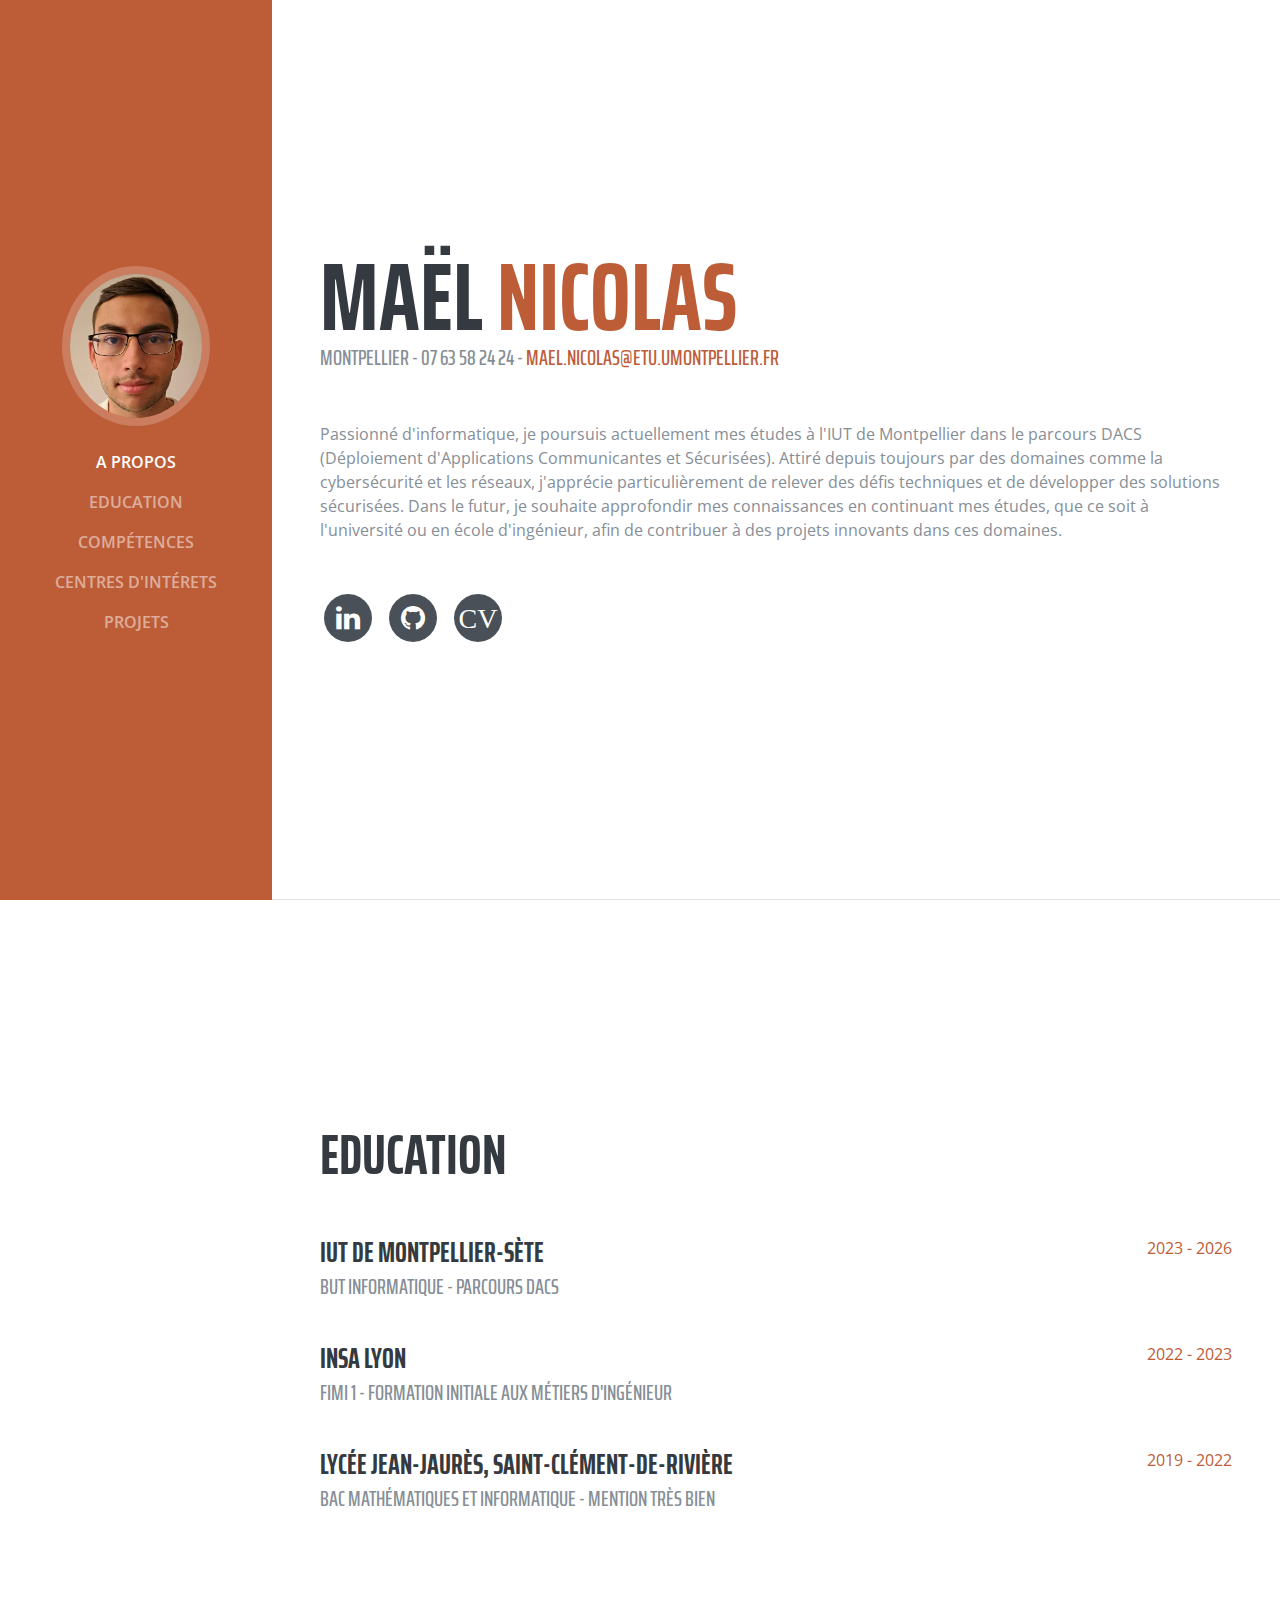
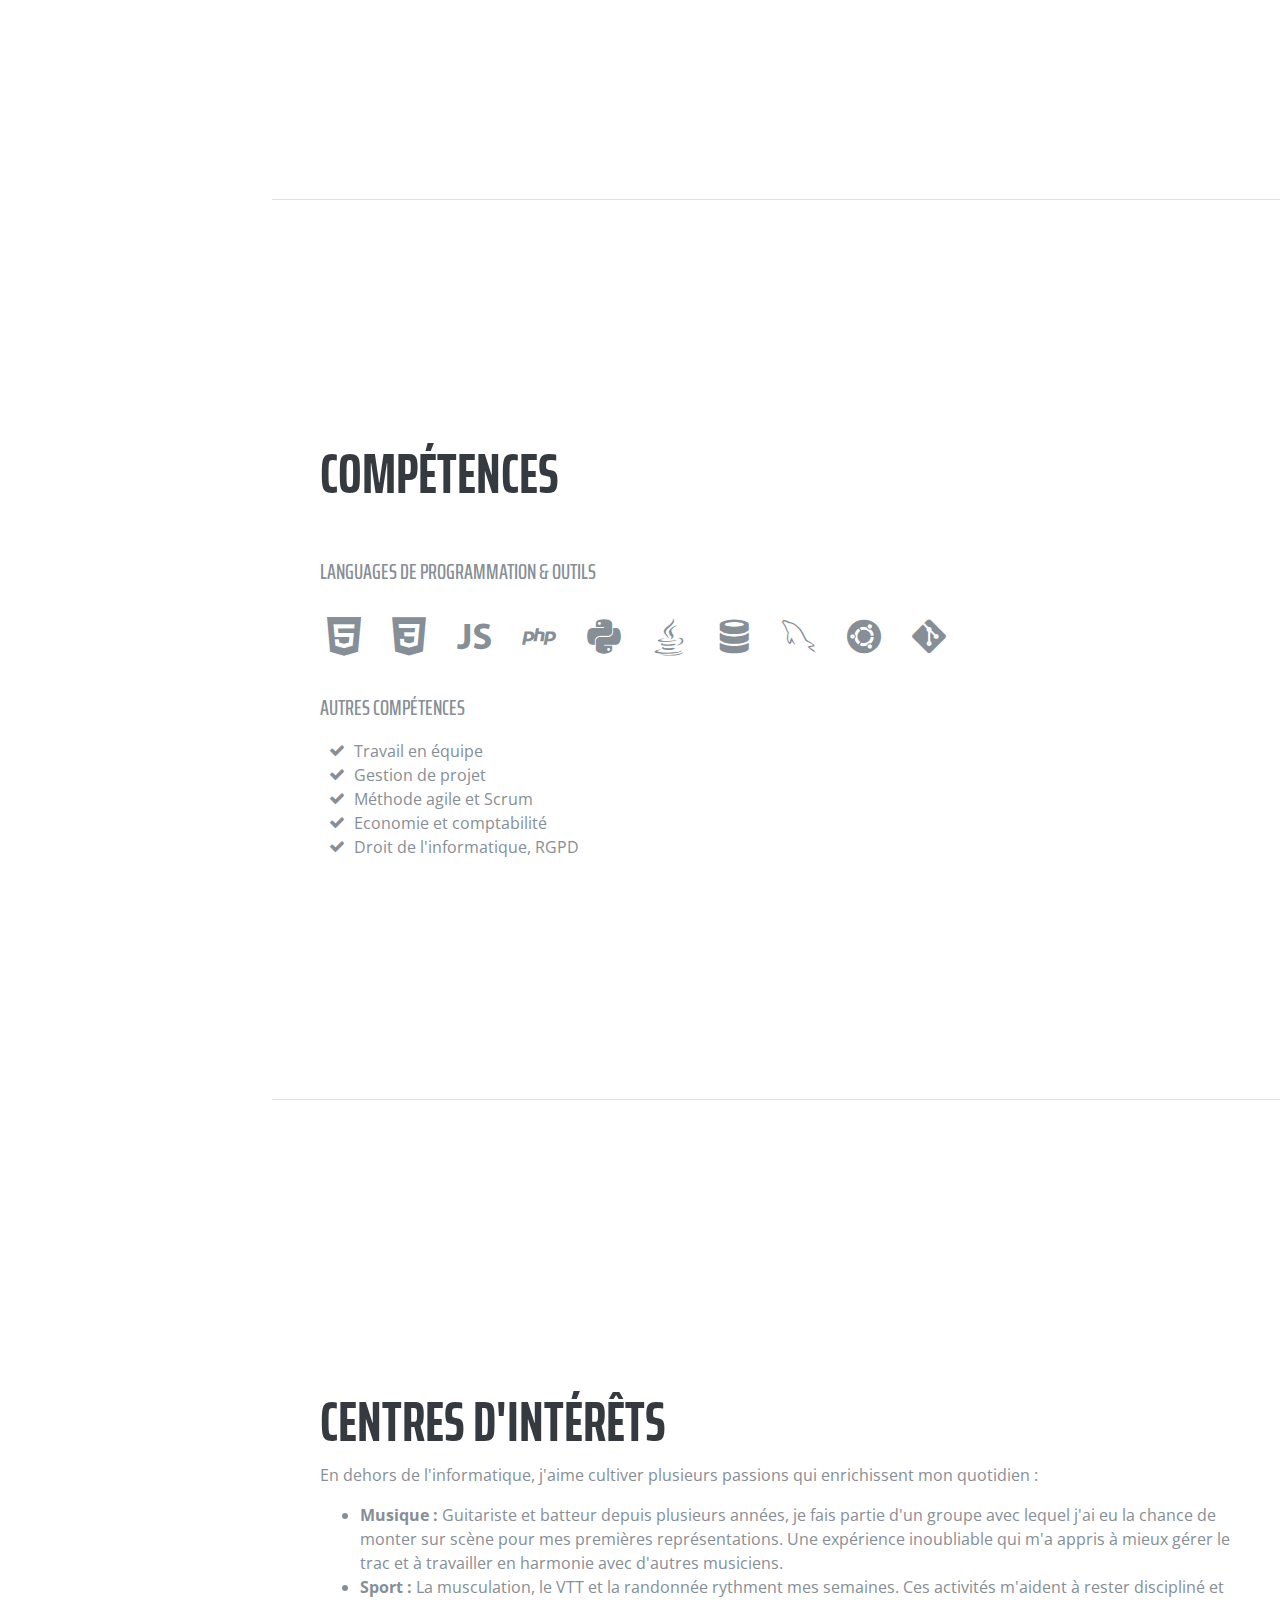
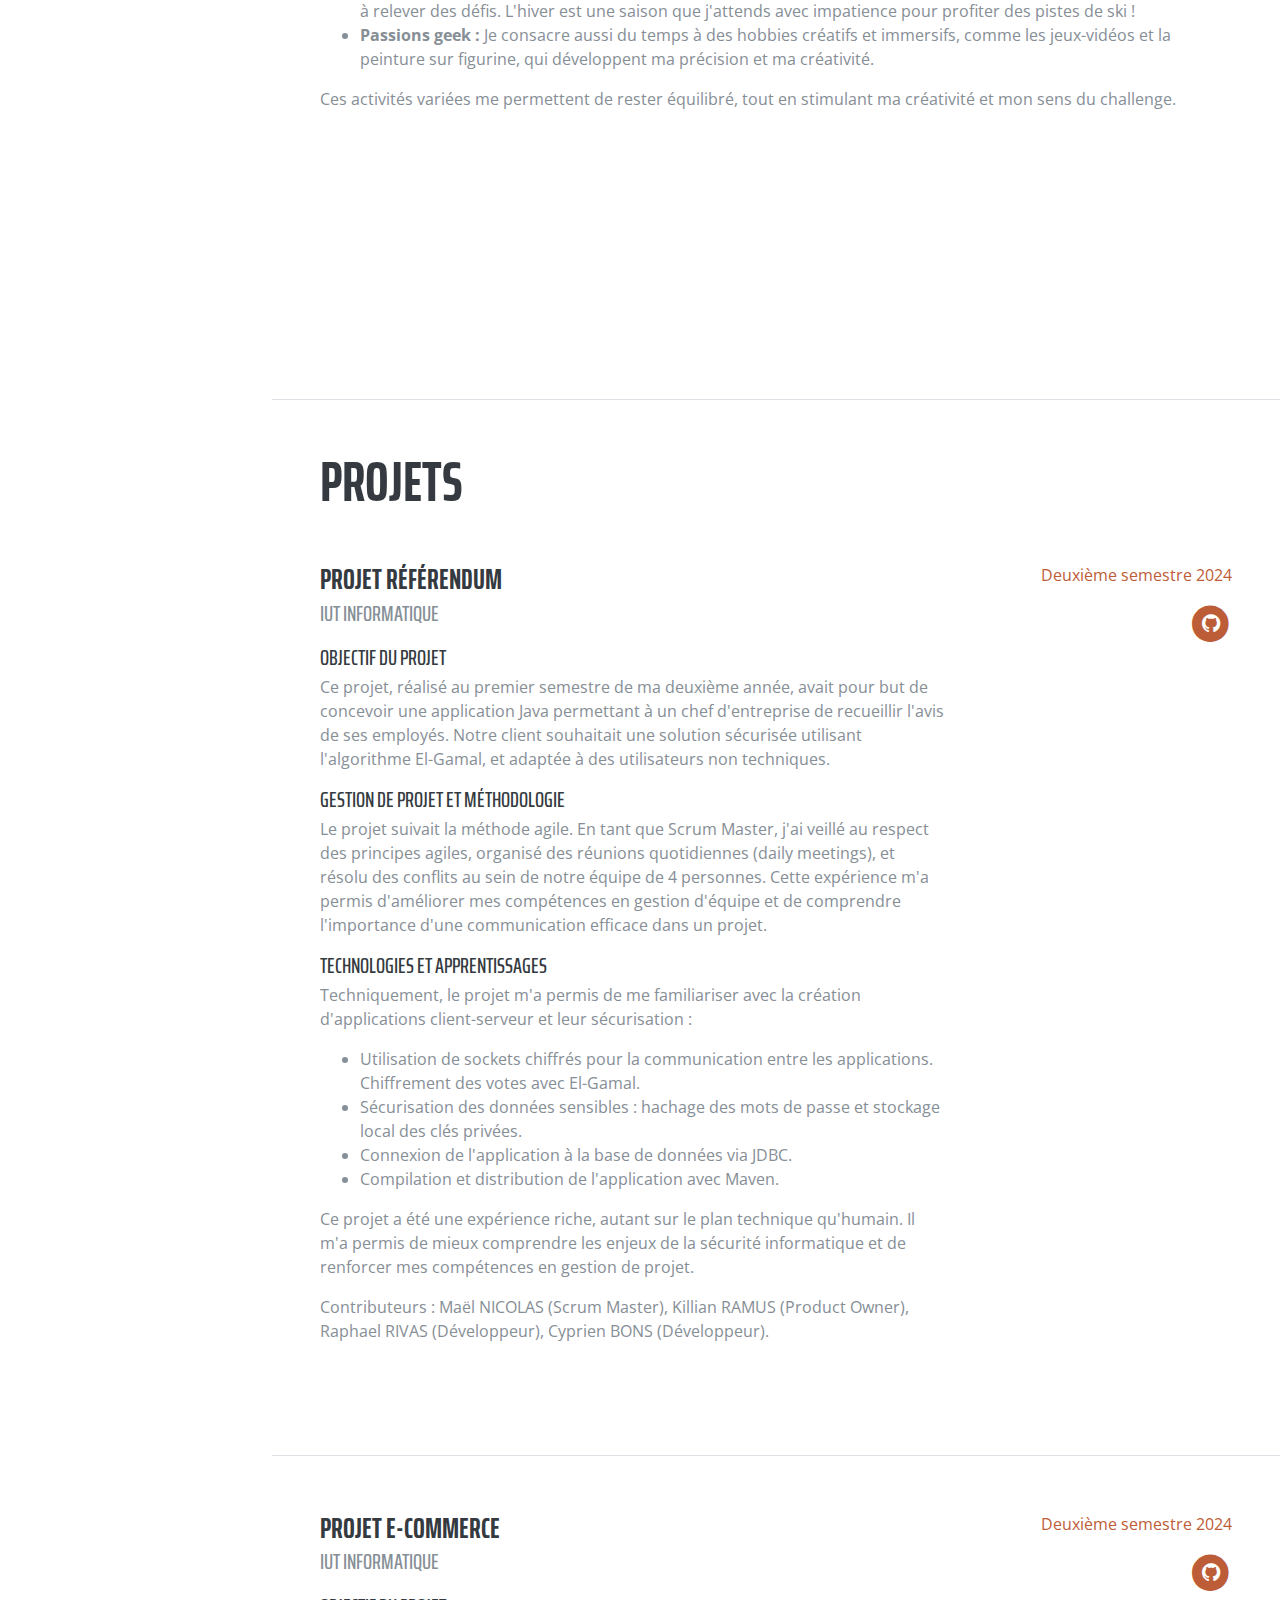
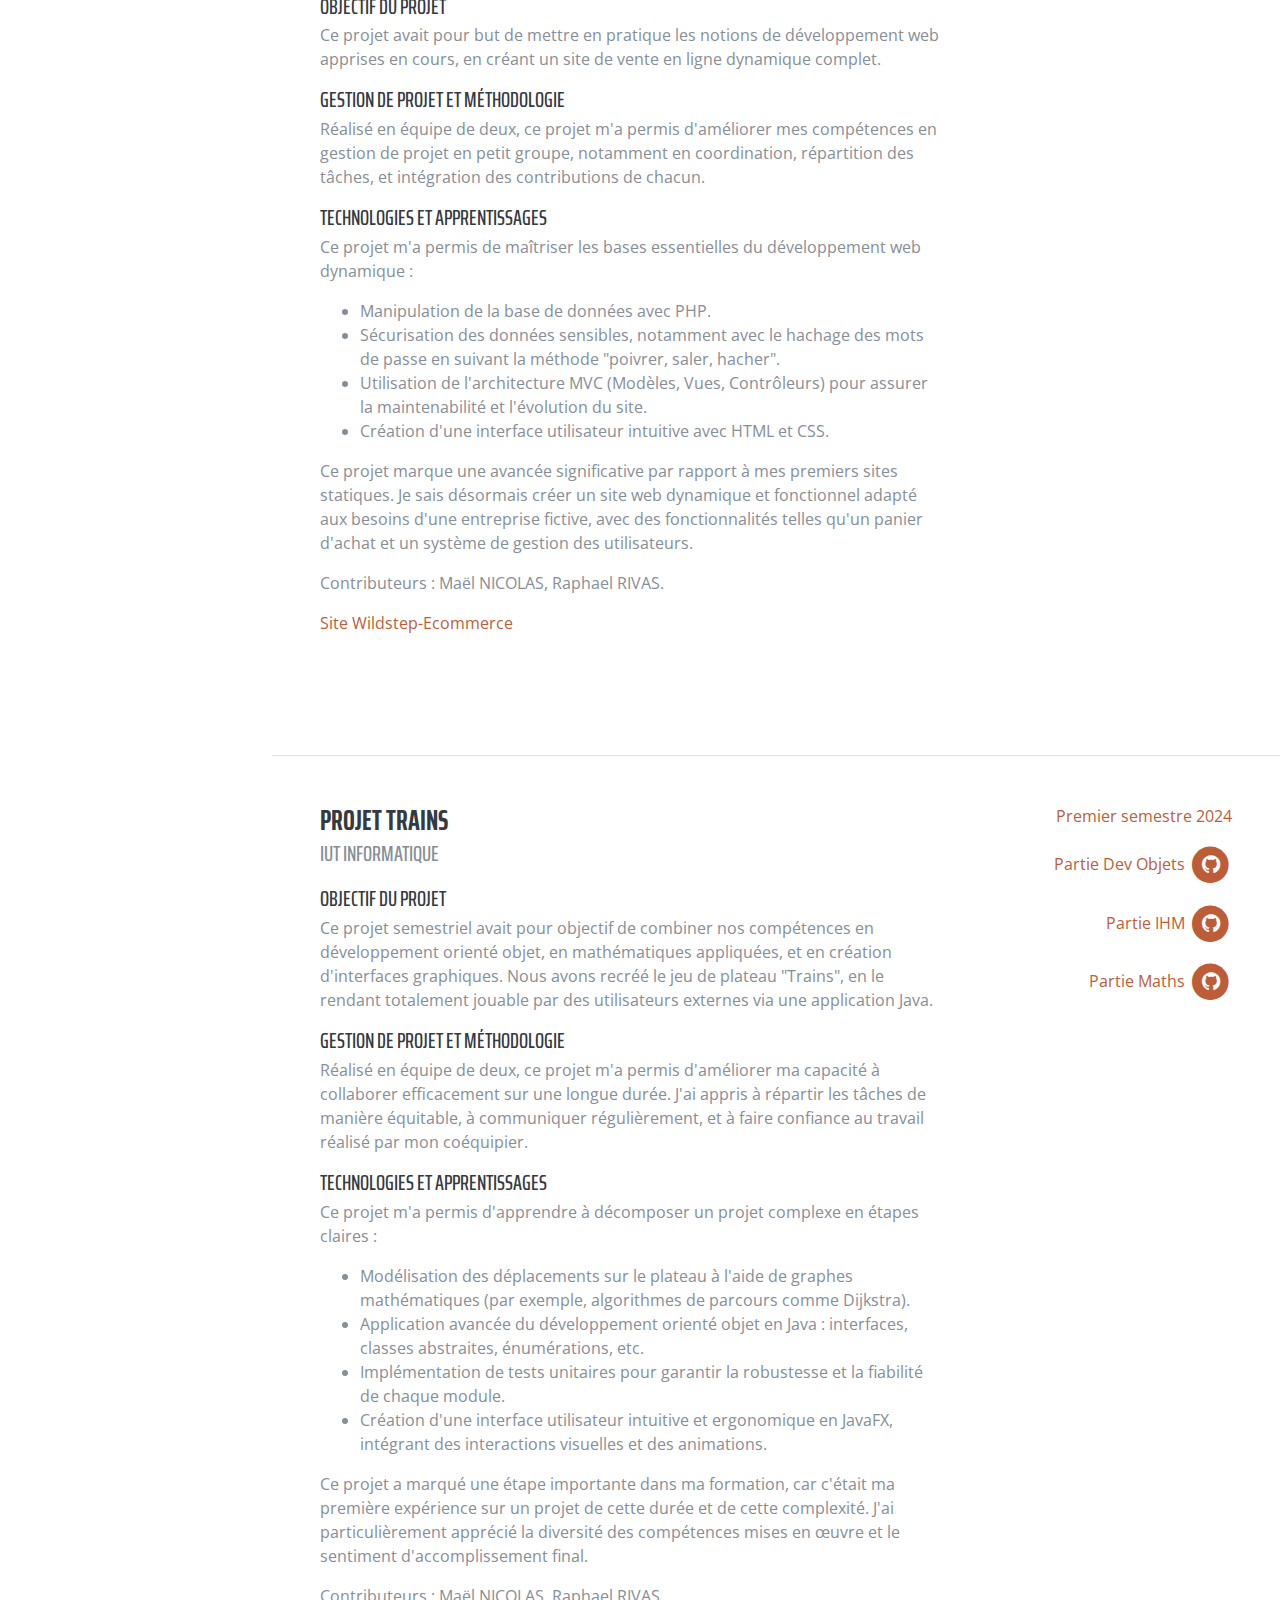
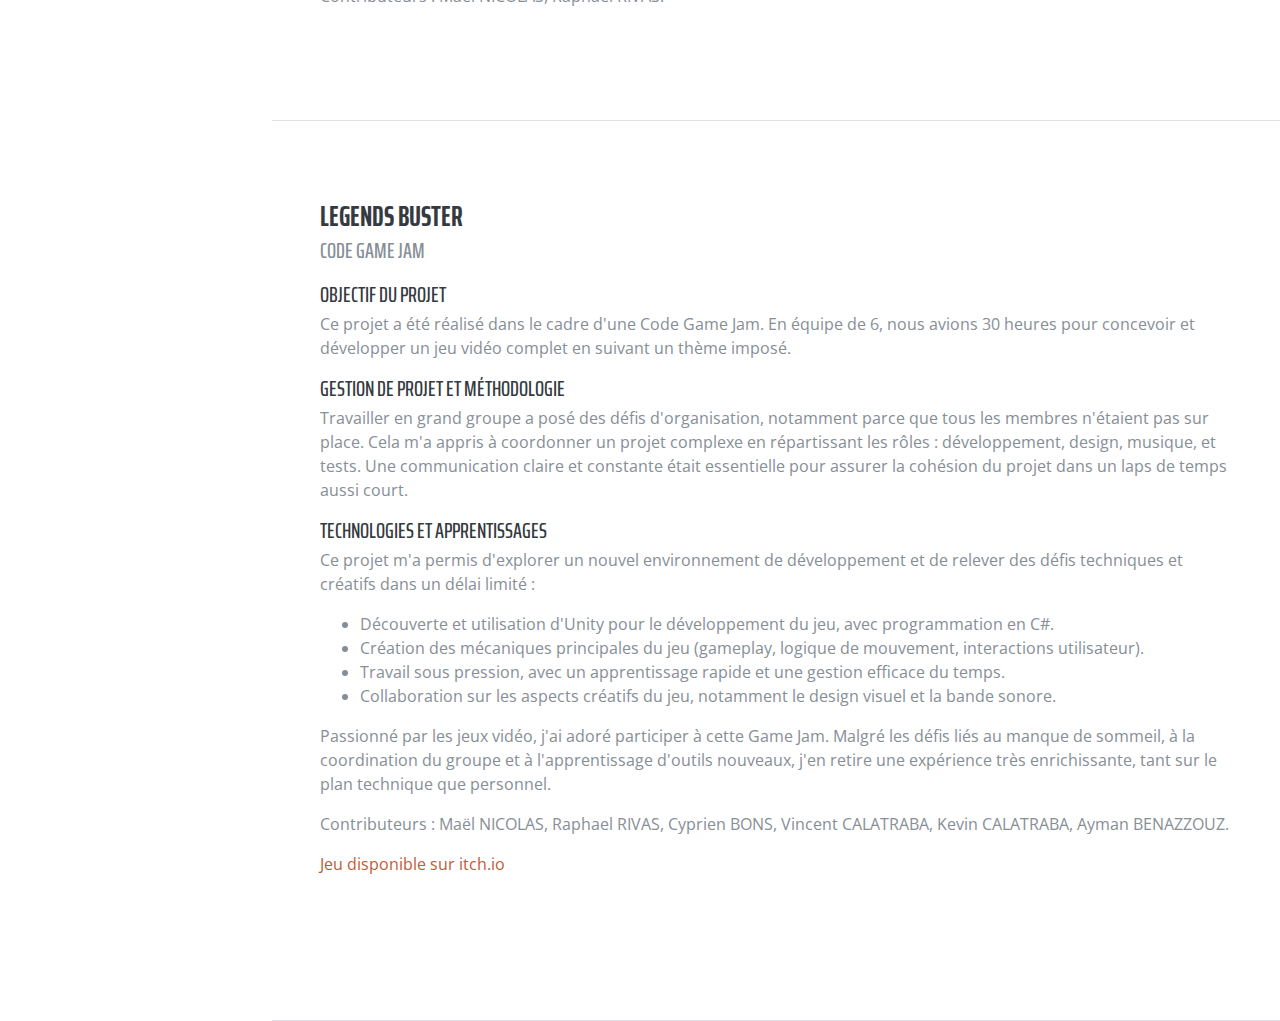
<file: index.html>
<!DOCTYPE html>
<html lang="en">

<head>

  <meta charset="utf-8">
  <meta name="viewport" content="width=device-width, initial-scale=1, shrink-to-fit=no">
  <meta name="description" content="">
  <meta name="author" content="">

  <title>Portfolio - Maël NICOLAS</title>

  <!-- Bootstrap core CSS -->
  <link href="vendor/bootstrap/css/bootstrap.min.css" rel="stylesheet">

  <!-- Custom fonts for this template -->
  <link href="https://fonts.googleapis.com/css?family=Saira+Extra+Condensed:100,200,300,400,500,600,700,800,900"
    rel="stylesheet">
  <link href="https://fonts.googleapis.com/css?family=Open+Sans:300,300i,400,400i,600,600i,700,700i,800,800i"
    rel="stylesheet">
  <link href="vendor/font-awesome/css/font-awesome.min.css" rel="stylesheet">
  <link href="vendor/devicons/css/devicons.min.css" rel="stylesheet">
  <link href="vendor/simple-line-icons/css/simple-line-icons.css" rel="stylesheet">

  <!-- Custom styles for this template -->
  <link href="css/resume.min.css" rel="stylesheet">

</head>

<body id="page-top">

  <nav class="navbar navbar-expand-lg navbar-dark bg-primary fixed-top" id="sideNav">
    <a class="navbar-brand js-scroll-trigger" href="#page-top">
      <span class="d-block d-lg-none">Start Bootstrap</span>
      <span class="d-none d-lg-block">
        <img class="img-fluid img-profile rounded-circle mx-auto mb-2" src="img/profile.jpg" alt="">
      </span>
    </a>
    <button class="navbar-toggler" type="button" data-toggle="collapse" data-target="#navbarSupportedContent"
      aria-controls="navbarSupportedContent" aria-expanded="false" aria-label="Toggle navigation">
      <span class="navbar-toggler-icon"></span>
    </button>
    <div class="collapse navbar-collapse" id="navbarSupportedContent">
      <ul class="navbar-nav">
        <li class="nav-item">
          <a class="nav-link js-scroll-trigger" href="#about">A propos</a>
        </li>
        <li class="nav-item">
          <a class="nav-link js-scroll-trigger" href="#education">Education</a>
        </li>
        <li class="nav-item">
          <a class="nav-link js-scroll-trigger" href="#skills">Compétences</a>
        </li>
        <li class="nav-item">
          <a class="nav-link js-scroll-trigger" href="#interests">Centres d'intérets</a>
        </li>
        <li class="nav-item">
          <a class="nav-link js-scroll-trigger" href="#projets">Projets</a>
        </li>
      </ul>
    </div>
  </nav>

  <div class="container-fluid p-0">

    <section class="resume-section p-3 p-lg-5 d-flex d-column" id="about">
      <div class="my-auto">
        <h1 class="mb-0">Maël
          <span class="text-primary">Nicolas</span>
        </h1>
        <div class="subheading mb-5">Montpellier - 07 63 58 24 24 -
          <a href="mailto:name@email.com">mael.nicolas@etu.umontpellier.fr</a>
        </div>
        <p class="mb-5"> Passionné d'informatique, je poursuis actuellement mes études à l'IUT de Montpellier dans le parcours DACS (Déploiement d'Applications Communicantes et Sécurisées). 
          Attiré depuis toujours par des domaines comme la cybersécurité et les réseaux, j'apprécie particulièrement de relever des défis techniques et de développer des solutions sécurisées. 
          Dans le futur, je souhaite approfondir mes connaissances en continuant mes études, que ce soit à l'université ou en école d'ingénieur, afin de contribuer à des projets innovants dans ces domaines. </p>
        <ul class="list-inline list-social-icons mb-0">
          <li class="list-inline-item">
            <a href="https://www.linkedin.com/in/ma%C3%ABl-nicolas-95b2742ab/" target="_blank">
              <span class="fa-stack fa-lg">
                <i class="fa fa-circle fa-stack-2x"></i>
                <i class="fa fa-linkedin fa-stack-1x fa-inverse"></i>
              </span>
            </a>
          </li>
          <li class="list-inline-item">
            <a href="https://github.com/Mael-Nicolas" target="_blank">
              <span class="fa-stack fa-lg">
                <i class="fa fa-circle fa-stack-2x"></i>
                <i class="fa fa-github fa-stack-1x fa-inverse"></i>
              </span>
            </a>
          </li>
          <li class="list-inline-item">
            <a href="ressources/CV_NICOLAS_Mael.pdf" target="_blank">
              <span class="fa-stack fa-lg">
                <i class="fa fa-circle fa-stack-2x"></i>
                <i class="fa fa-stack-1x fa-inverse">CV</i>
              </span>
            </a>
          </li>
        </ul>
      </div>
    </section>

    <section class="resume-section p-3 p-lg-5 d-flex flex-column" id="education">
      <div class="my-auto">
        <h2 class="mb-5">Education</h2>

        <div class="resume-item d-flex flex-column flex-md-row mb-4">
          <div class="resume-content mr-auto">
            <h3 class="mb-0">IUT de Montpellier-Sète</h3>
            <div class="subheading mb-3">BUT Informatique - Parcours DACS</div>
          </div>
          <div class="resume-date text-md-right">
            <span class="text-primary">2023 - 2026</span>
          </div>
        </div>

        <div class="resume-item d-flex flex-column flex-md-row mb-4">
          <div class="resume-content mr-auto">
            <h3 class="mb-0">INSA Lyon</h3>
            <div class="subheading mb-3">FIMI 1 - Formation Initiale aux Métiers d'Ingénieur</div>
          </div>
          <div class="resume-date text-md-right">
            <span class="text-primary">2022 - 2023</span>
          </div>
        </div>

        <div class="resume-item d-flex flex-column flex-md-row mb-5">
          <div class="resume-content mr-auto">
            <h3 class="mb-0">Lycée Jean-Jaurès, Saint-Clément-de-Rivière</h3>
            <div class="subheading mb-3">BAC Mathématiques et Informatique - Mention très bien</div>
          </div>
          <div class="resume-date text-md-right">
            <span class="text-primary">2019 - 2022</span>
          </div>
        </div>

      </div>
    </section>

    <section class="resume-section p-3 p-lg-5 d-flex flex-column" id="skills">
      <div class="my-auto">
        <h2 class="mb-5">Compétences</h2>

        <div class="subheading mb-3">Languages de programmation &amp; outils</div>
        <ul class="list-inline list-icons">
          <li class="list-inline-item">
            <i class="devicons devicons-html5"></i>
          </li>
          <li class="list-inline-item">
            <i class="devicons devicons-css3"></i>
          </li>
          <li class="list-inline-item">
            <i class="devicons devicons-javascript"></i>
          </li>
          <li class="list-inline-item">
            <i class="devicons devicons-php"></i>
          </li>
          <li class="list-inline-item">
            <i class="devicons devicons-python"></i>
          </li>
          <li class="list-inline-item">
            <i class="devicons devicons-java"></i>
          </li>
          <li class="list-inline-item">
            <i class="devicons devicons-database"></i>
          </li>
          <li class="list-inline-item">
            <i class="devicons devicons-mysql"></i>
          </li>
          <li class="list-inline-item">
            <i class="devicons devicons-ubuntu"></i>
          </li>
          <li class="list-inline-item">
            <i class="devicons devicons-git"></i>
          </li>
          <li class="list-inline-item">
            <i class="devicons devicons-"></i>
          </li>

        </ul>

        <div class="subheading mb-3">Autres compétences</div>
        <ul class="fa-ul mb-0">
          <li>
            <i class="fa-li fa fa-check"></i>
            Travail en équipe
          </li>
          <li>
            <i class="fa-li fa fa-check"></i>
            Gestion de projet
          </li>
          <li>
            <i class="fa-li fa fa-check"></i>
            Méthode agile et Scrum
          </li>
          <li>
            <i class="fa-li fa fa-check"></i>
            Economie et comptabilité
          </li>
          <li>
            <i class="fa-li fa fa-check"></i>
            Droit de l'informatique, RGPD
          </li>
        </ul>
      </div>
    </section>

    <section class="resume-section p-3 p-lg-5 d-flex flex-column" id="interests">
      <div class="my-auto">
        <h2>Centres d'intérêts</h2>
        <p>
          En dehors de l'informatique, j'aime cultiver plusieurs passions qui enrichissent mon quotidien :
        </p>
        <ul>
          <li>
            <strong>Musique :</strong> Guitariste et batteur depuis plusieurs années, je fais partie d'un groupe avec
            lequel j'ai eu la chance de monter sur scène pour mes premières représentations. Une expérience inoubliable
            qui m'a appris à mieux gérer le trac et à travailler en harmonie avec d'autres musiciens.
          </li>
          <li>
            <strong>Sport :</strong> La musculation, le VTT et la randonnée rythment mes semaines. Ces activités
            m'aident à rester discipliné et à relever des défis. L'hiver est une saison que j'attends avec impatience
            pour profiter des pistes de ski !
          </li>
          <li>
            <strong>Passions geek :</strong> Je consacre aussi du temps à des hobbies créatifs et immersifs, comme les
            jeux-vidéos et la peinture sur figurine, qui développent ma précision et ma créativité.
          </li>
        </ul>
        <p class="mb-0">
          Ces activités variées me permettent de rester équilibré, tout en stimulant ma créativité et mon sens du
          challenge.
        </p>
      </div>
    </section>

    <section class="resume-section p-3 p-lg-5 d-flex flex-column" id="projets">
      <div class="my-auto">
        <h2 class="mb-5">Projets</h2>
        <!-- Projet 1 -->
        <div class="resume-item d-flex flex-column flex-md-row mb-5">
          <div class="resume-content mr-auto">
            <h3 class="mb-0">Projet Référendum</h3>
            <div class="subheading mb-3">IUT Informatique</div>
            <h4 class="subheading mb-1">Objectif du projet</h4>
            <p>
              Ce projet, réalisé au premier semestre de ma deuxième année, avait pour but de concevoir une application
              Java permettant à un chef d'entreprise de recueillir l'avis de ses employés.
              Notre client souhaitait une solution sécurisée utilisant l'algorithme El-Gamal, et adaptée à des
              utilisateurs non techniques.
            </p>

            <h4 class="subheading mb-1">Gestion de projet et méthodologie</h4>
            <p>
              Le projet suivait la méthode agile. En tant que Scrum Master, j'ai veillé au respect des principes agiles,
              organisé des réunions quotidiennes (daily meetings), et résolu des conflits au sein de notre équipe de 4
              personnes.
              Cette expérience m'a permis d'améliorer mes compétences en gestion d'équipe et de comprendre l'importance
              d'une communication efficace dans un projet.
            </p>

            <h4 class="subheading mb-1">Technologies et apprentissages</h4>
            <p>
              Techniquement, le projet m'a permis de me familiariser avec la création d'applications client-serveur et
              leur sécurisation :
            <ul>
              <li>Utilisation de sockets chiffrés pour la communication entre les applications. Chiffrement des votes
                avec El-Gamal.</li>
              <li>Sécurisation des données sensibles : hachage des mots de passe et stockage local des clés privées.
              </li>
              <li>Connexion de l'application à la base de données via JDBC.</li>
              <li>Compilation et distribution de l'application avec Maven.</li>
            </ul>
            </p>
            <p>
              Ce projet a été une expérience riche, autant sur le plan technique qu'humain. Il m'a permis de mieux
              comprendre
              les enjeux de la sécurité informatique et de renforcer mes compétences en gestion de projet.
            </p>
            <p>Contributeurs : Maël NICOLAS (Scrum Master), Killian RAMUS (Product Owner), Raphael RIVAS (Développeur),
              Cyprien
              BONS (Développeur).</p>
          </div>
          <div class="resume-date text-md-right">
            <span class="text-primary">Deuxième semestre 2024</span>
            <p>
              <a href="https://github.com/Mael-Nicolas/referendum" target="_blank">
                <p><span class="fa-stack fa-lg">
                    <i class="fa fa-circle fa-stack-2x"></i>
                    <i class="fa fa-github fa-stack-1x fa-inverse"></i>
                  </span></p>
              </a>
            </p>
          </div>

        </div>
      </div>
    </section>


    <section class="resume-section p-3 p-lg-5 d-flex flex-column">
      <div class="my-auto">
        <!-- Projet 2 -->
        <div class="resume-item d-flex flex-column flex-md-row mb-5">
          <div class="resume-content mr-auto">
            <h3 class="mb-0">Projet e-commerce</h3>
            <div class="subheading mb-3">IUT Informatique</div>

            <h4 class="subheading mb-1">Objectif du projet</h4>
            <p>
              Ce projet avait pour but de mettre en pratique les notions de développement web apprises en cours, en
              créant un site de vente en ligne dynamique complet.
            </p>

            <h4 class="subheading mb-1">Gestion de projet et méthodologie</h4>
            <p>
              Réalisé en équipe de deux, ce projet m'a permis d'améliorer mes compétences en gestion de projet en petit
              groupe, notamment en coordination, répartition des tâches, et intégration des contributions de chacun.
            </p>

            <h4 class="subheading mb-1">Technologies et apprentissages</h4>
            <p>
              Ce projet m'a permis de maîtriser les bases essentielles du développement web dynamique :
            <ul>
              <li>Manipulation de la base de données avec PHP.</li>
              <li>Sécurisation des données sensibles, notamment avec le hachage des mots de passe en suivant la méthode
                "poivrer, saler, hacher".</li>
              <li>Utilisation de l'architecture MVC (Modèles, Vues, Contrôleurs) pour assurer la maintenabilité et
                l'évolution du site.</li>
              <li>Création d'une interface utilisateur intuitive avec HTML et CSS.</li>
            </ul>
            </p>

            <p>
              Ce projet marque une avancée significative par rapport à mes premiers sites statiques. Je sais désormais
              créer un site web dynamique et fonctionnel adapté aux besoins d'une entreprise fictive, avec des
              fonctionnalités telles qu'un panier d'achat et un système de gestion des utilisateurs.
            </p>

            <p>Contributeurs : Maël NICOLAS, Raphael RIVAS.</p>
            <p><a href="https://webinfo.iutmontp.univ-montp2.fr/~rivasr/Wildsteps-Ecommerce/web/controleurFrontal.php"
                target="_blank">Site Wildstep-Ecommerce</a></p>
          </div>
          <div class="resume-date text-md-right">
            <span class="text-primary">Deuxième semestre 2024</span>
            <p>
              <a href="https://github.com/Mael-Nicolas/e-commerce" target="_blank">
                <p>
                  <span class="fa-stack fa-lg">
                    <i class="fa fa-circle fa-stack-2x"></i>
                    <i class="fa fa-github fa-stack-1x fa-inverse"></i>
                  </span>
                </p>
              </a>
            </p>
          </div>
        </div>
      </div>
    </section>

    <section class="resume-section p-3 p-lg-5 d-flex flex-column" id="projets">
      <div class="my-auto">
        <!-- Projet 3 -->
        <div class="resume-item d-flex flex-column flex-md-row mb-5">
          <div class="resume-content mr-auto">
            <h3 class="mb-0">Projet Trains</h3>
            <div class="subheading mb-3">IUT Informatique</div>

            <h4 class="subheading mb-1">Objectif du projet</h4>
            <p>
              Ce projet semestriel avait pour objectif de combiner nos compétences en développement orienté objet, en
              mathématiques appliquées, et en création d'interfaces graphiques.
              Nous avons recréé le jeu de plateau "Trains", en le rendant totalement jouable par des utilisateurs
              externes via une application Java.
            </p>

            <h4 class="subheading mb-1">Gestion de projet et méthodologie</h4>
            <p>
              Réalisé en équipe de deux, ce projet m'a permis d'améliorer ma capacité à collaborer efficacement sur une
              longue durée.
              J'ai appris à répartir les tâches de manière équitable, à communiquer régulièrement, et à faire confiance
              au travail réalisé par mon coéquipier.
            </p>

            <h4 class="subheading mb-1">Technologies et apprentissages</h4>
            <p>
              Ce projet m'a permis d'apprendre à décomposer un projet complexe en étapes claires :
            <ul>
              <li>Modélisation des déplacements sur le plateau à l'aide de graphes mathématiques (par exemple,
                algorithmes de parcours comme Dijkstra).</li>
              <li>Application avancée du développement orienté objet en Java : interfaces, classes abstraites,
                énumérations, etc.</li>
              <li>Implémentation de tests unitaires pour garantir la robustesse et la fiabilité de chaque module.</li>
              <li>Création d'une interface utilisateur intuitive et ergonomique en JavaFX, intégrant des interactions
                visuelles et des animations.</li>
            </ul>
            </p>

            <p>
              Ce projet a marqué une étape importante dans ma formation, car c'était ma première expérience sur un
              projet de cette durée et de cette complexité.
              J'ai particulièrement apprécié la diversité des compétences mises en œuvre et le sentiment
              d'accomplissement final.
            </p>

            <p>Contributeurs : Maël NICOLAS, Raphael RIVAS.</p>
          </div>
          <div class="resume-date text-md-right">
            <span class="text-primary">Premier semestre 2024</span>
            <p>
              <a href="https://github.com/Mael-Nicolas/trains" target="_blank">
                <p>Partie Dev Objets
                  <span class="fa-stack fa-lg">
                    <i class="fa fa-circle fa-stack-2x"></i>
                    <i class="fa fa-github fa-stack-1x fa-inverse"></i>
                  </span>
                </p>
              </a>
              <a href="https://github.com/Mael-Nicolas/trains-IHM" target="_blank">
                <p>Partie IHM
                  <span class="fa-stack fa-lg">
                    <i class="fa fa-circle fa-stack-2x"></i>
                    <i class="fa fa-github fa-stack-1x fa-inverse"></i>
                  </span>
                </p>
              </a>
              <a href="https://github.com/Mael-Nicolas/trains-graphes" target="_blank">
                <p>Partie Maths
                  <span class="fa-stack fa-lg">
                    <i class="fa fa-circle fa-stack-2x"></i>
                    <i class="fa fa-github fa-stack-1x fa-inverse"></i>
                  </span>
                </p>
              </a>
            </p>
          </div>
        </div>
      </div>
    </section>


    <section class="resume-section p-3 p-lg-5 d-flex flex-column">
      <div class="my-auto">
        <!-- Projet 4 -->
        <div class="resume-item d-flex flex-column flex-md-row mb-5">
          <div class="resume-content mr-auto">
            <h3 class="mb-0">Legends Buster</h3>
            <div class="subheading mb-3">Code Game Jam</div>
    
            <h4 class="subheading mb-1">Objectif du projet</h4>
            <p>
              Ce projet a été réalisé dans le cadre d'une Code Game Jam. En équipe de 6, nous avions 30 heures pour concevoir et développer un jeu vidéo complet en suivant un thème imposé.
            </p>
    
            <h4 class="subheading mb-1">Gestion de projet et méthodologie</h4>
            <p>
              Travailler en grand groupe a posé des défis d'organisation, notamment parce que tous les membres n'étaient pas sur place. 
              Cela m'a appris à coordonner un projet complexe en répartissant les rôles : développement, design, musique, et tests. 
              Une communication claire et constante était essentielle pour assurer la cohésion du projet dans un laps de temps aussi court.
            </p>
    
            <h4 class="subheading mb-1">Technologies et apprentissages</h4>
            <p>
              Ce projet m'a permis d'explorer un nouvel environnement de développement et de relever des défis techniques et créatifs dans un délai limité :
              <ul>
                <li>Découverte et utilisation d'Unity pour le développement du jeu, avec programmation en C#.</li>
                <li>Création des mécaniques principales du jeu (gameplay, logique de mouvement, interactions utilisateur).</li>
                <li>Travail sous pression, avec un apprentissage rapide et une gestion efficace du temps.</li>
                <li>Collaboration sur les aspects créatifs du jeu, notamment le design visuel et la bande sonore.</li>
              </ul>
            </p>
    
            <p>
              Passionné par les jeux vidéo, j'ai adoré participer à cette Game Jam. Malgré les défis liés au manque de sommeil, à la coordination du groupe et à l'apprentissage d'outils nouveaux, j'en retire une expérience très enrichissante, tant sur le plan technique que personnel.
            </p>
    
            <p>Contributeurs : Maël NICOLAS, Raphael RIVAS, Cyprien BONS, Vincent CALATRABA, Kevin CALATRABA, Ayman BENAZZOUZ.</p>
            <p><a href="https://wailreiz.itch.io/legends-buster" target="_blank">Jeu disponible sur itch.io</a></p>
          </div>
        </div>
      </div>
    </section>
    

  </div>

  <!-- Bootstrap core JavaScript -->
  <script src="vendor/jquery/jquery.min.js"></script>
  <script src="vendor/bootstrap/js/bootstrap.bundle.min.js"></script>

  <!-- Plugin JavaScript -->
  <script src="vendor/jquery-easing/jquery.easing.min.js"></script>

  <!-- Custom scripts for this template -->
  <script src="js/resume.min.js"></script>

</body>

</html>
</file>
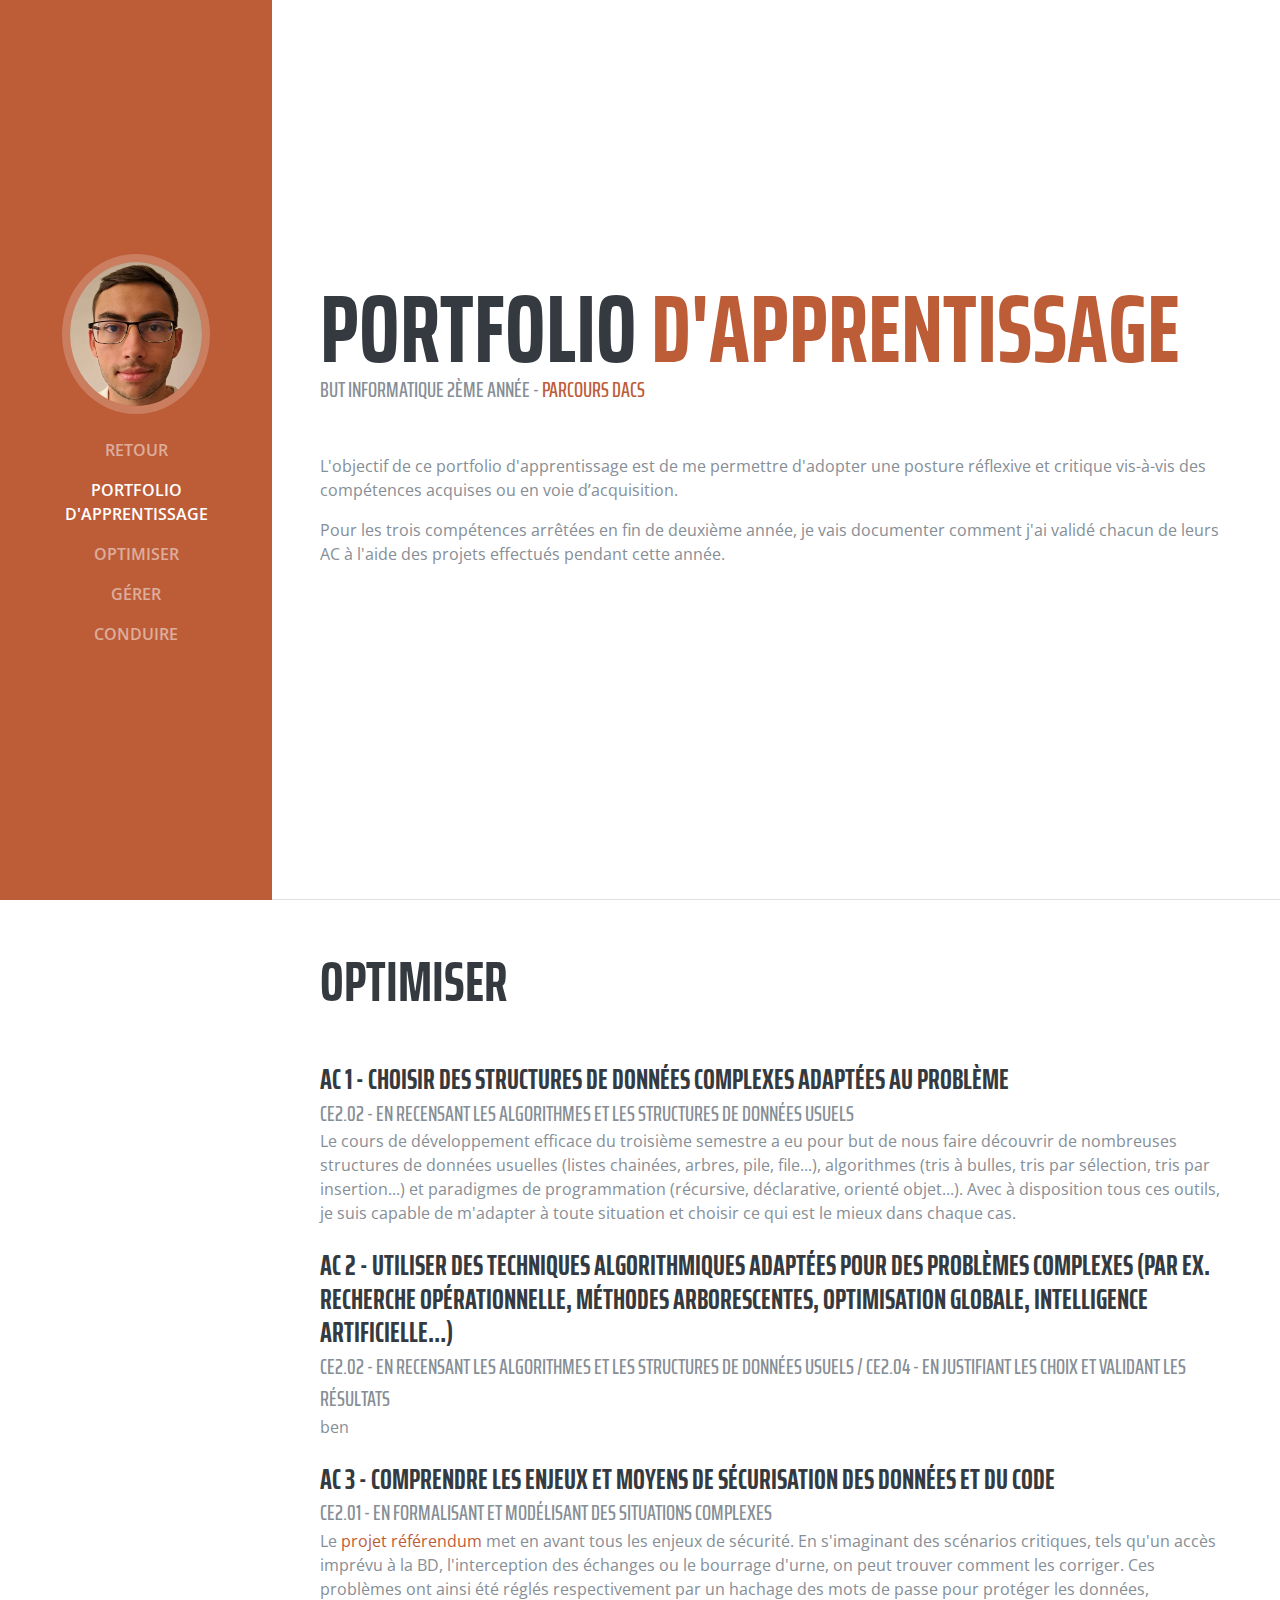
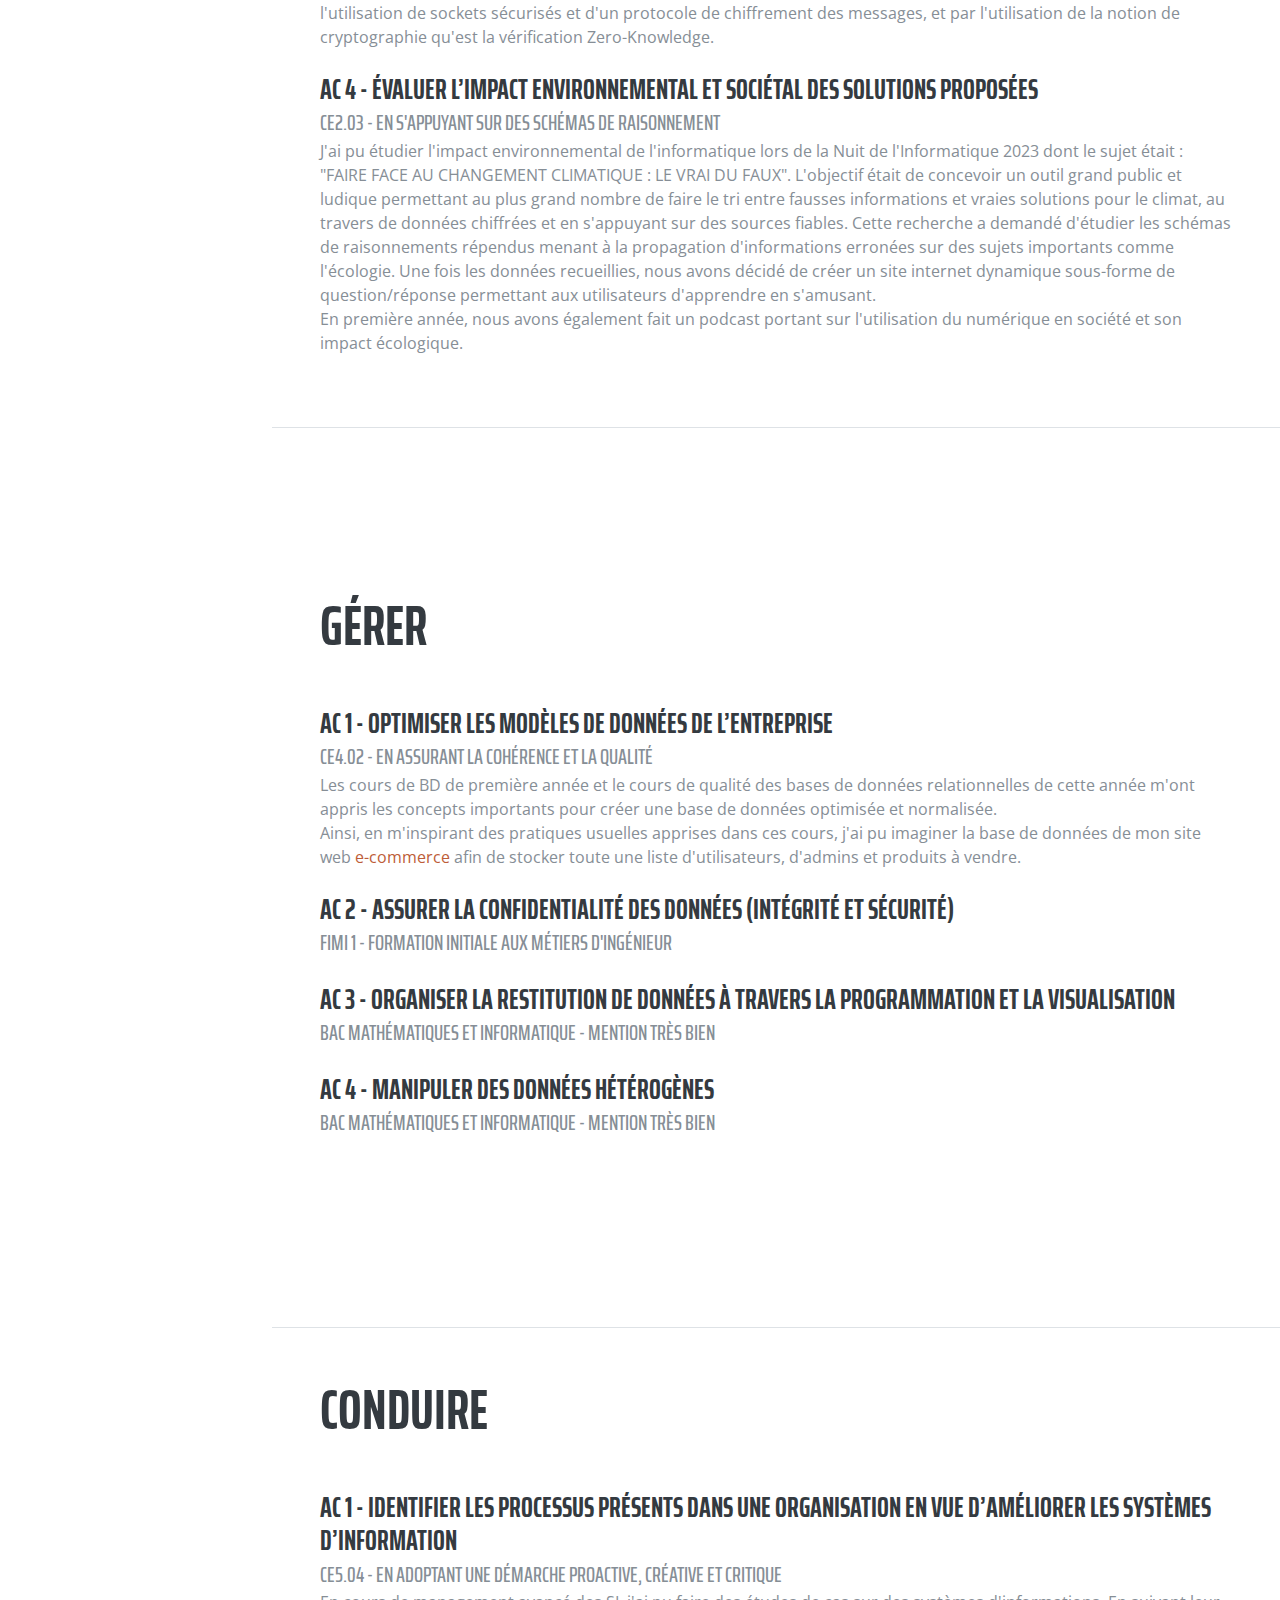
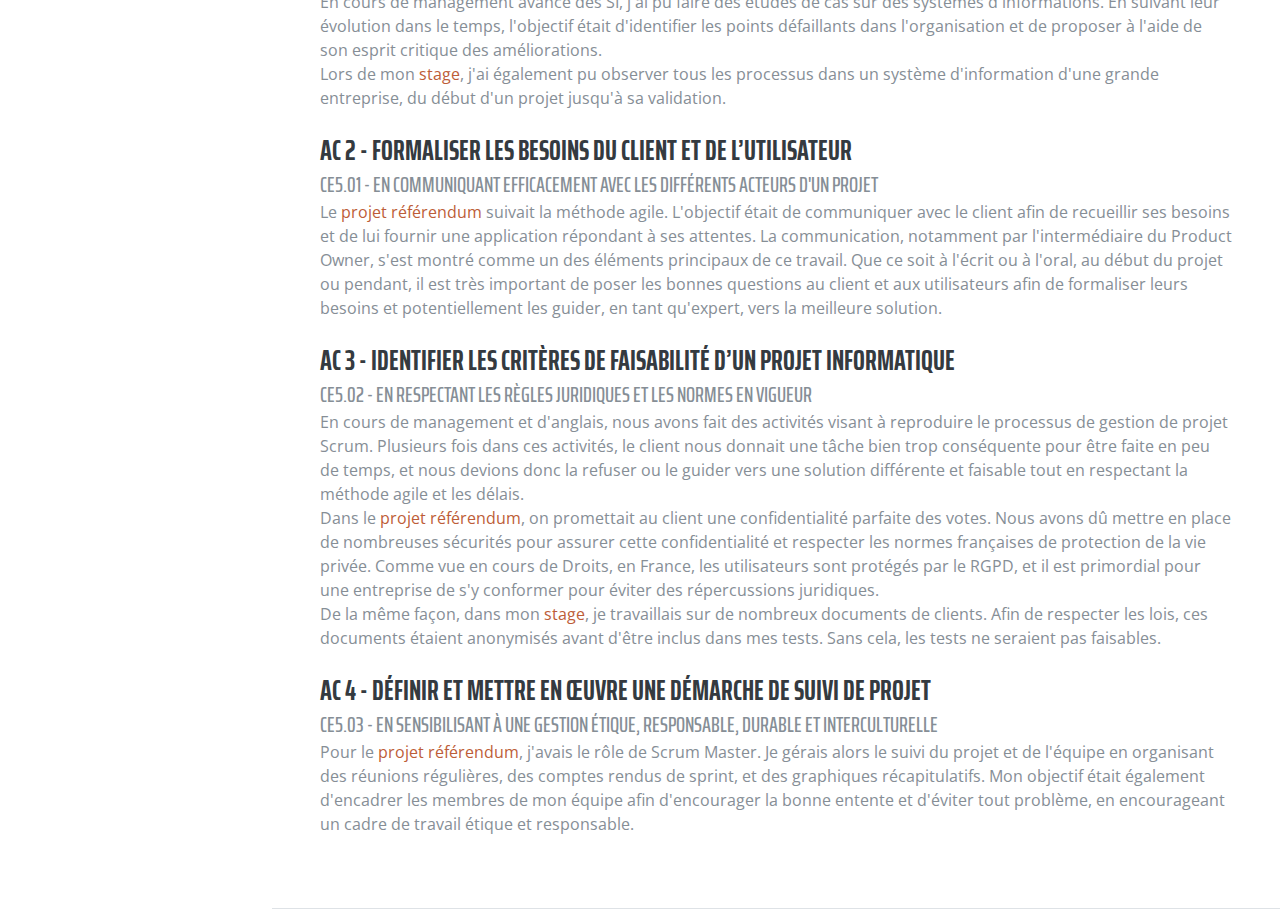
<file: skills.html>
<!DOCTYPE html>
<html lang="en">

<head>

    <meta charset="utf-8">
    <meta name="viewport" content="width=device-width, initial-scale=1, shrink-to-fit=no">
    <meta name="description" content="">
    <meta name="author" content="">

    <title>Compétences - Maël NICOLAS</title>

    <!-- Bootstrap core CSS -->
    <link href="vendor/bootstrap/css/bootstrap.min.css" rel="stylesheet">

    <!-- Custom fonts for this template -->
    <link href="https://fonts.googleapis.com/css?family=Saira+Extra+Condensed:100,200,300,400,500,600,700,800,900"
          rel="stylesheet">
    <link href="https://fonts.googleapis.com/css?family=Open+Sans:300,300i,400,400i,600,600i,700,700i,800,800i"
          rel="stylesheet">
    <link href="vendor/font-awesome/css/font-awesome.min.css" rel="stylesheet">
    <link href="vendor/devicons/css/devicons.min.css" rel="stylesheet">
    <link href="vendor/simple-line-icons/css/simple-line-icons.css" rel="stylesheet">

    <!-- Custom styles for this template -->
    <link href="css/resume.min.css" rel="stylesheet">

    <!-- Personal CSS -->
    <link href="css/personal.css" rel="stylesheet">

</head>

<body id="page-top">

<nav class="navbar navbar-expand-lg navbar-dark bg-primary fixed-top" id="sideNav">
    <a class="navbar-brand js-scroll-trigger" href="#page-top">
        <span class="d-block d-lg-none">Portfolio d'apprentissage</span>
        <span class="d-none d-lg-block">
        <img class="img-fluid img-profile rounded-circle mx-auto mb-2" src="img/profile.jpg" alt="">
      </span>
    </a>
    <button class="navbar-toggler" type="button" data-toggle="collapse" data-target="#navbarSupportedContent"
            aria-controls="navbarSupportedContent" aria-expanded="false" aria-label="Toggle navigation">
        <span class="navbar-toggler-icon"></span>
    </button>
    <div class="collapse navbar-collapse" id="navbarSupportedContent">
        <ul class="navbar-nav">
            <li class="nav-item">
                <a class="nav-link js-scroll-trigger" href="index.html">Retour</a>
            </li>
            <li class="nav-item">
                <a class="nav-link js-scroll-trigger" href="#apprentissage">Portfolio d'apprentissage</a>
            </li>
            <li class="nav-item">
                <a class="nav-link js-scroll-trigger" href="#optimiser">Optimiser</a>
            </li>
            <li class="nav-item">
                <a class="nav-link js-scroll-trigger" href="#gerer">Gérer</a>
            </li>
            <li class="nav-item">
                <a class="nav-link js-scroll-trigger" href="#conduire">Conduire</a>
            </li>
        </ul>
    </div>
</nav>

<div class="container-fluid p-0">

    <section class="resume-section p-3 p-lg-5 d-flex d-column" id="apprentissage">
        <div class="my-auto">
            <h1 class="mb-0">Portfolio
                <span class="text-primary">d'apprentissage</span>
            </h1>
            <div class="subheading mb-5"> BUT Informatique 2ème année -
                <a href="mailto:name@email.com">Parcours DACS</a>
            </div>
            <div class="mb-5">
                <p>L'objectif de ce portfolio d'apprentissage est de me permettre d'adopter une posture réflexive et critique
                    vis-à-vis des compétences acquises ou en voie d’acquisition.</p>
                <p>
                Pour les trois compétences arrêtées en fin de deuxième année, je vais documenter comment j'ai validé chacun de
                    leurs AC à l'aide des projets effectués pendant cette année.
                </p>
            </div>
        </div>
    </section>

    <section class="resume-section p-3 p-lg-5 d-flex flex-column" id="optimiser">
        <div class="my-auto">
            <h2 class="mb-5">Optimiser</h2>

            <div class="resume-item d-flex flex-column flex-md-row mb-4">
                <div class="resume-content mr-auto">
                    <h3 class="mb-0">AC 1 - Choisir des structures de données complexes adaptées au problème</h3>
                    <div class="subheading mb-0">CE2.02 - En recensant les algorithmes et les structures de données usuels</div>
                    <div>Le cours de développement efficace du troisième semestre a eu pour but de nous faire découvrir de nombreuses structures de données
                    usuelles (listes chainées, arbres, pile, file...), algorithmes (tris à bulles, tris par sélection, tris par insertion...) et paradigmes de programmation (récursive, déclarative, orienté objet...).
                    Avec à disposition tous ces outils, je suis capable de m'adapter à toute situation et choisir ce qui est le mieux dans chaque cas.</div>
                </div>
            </div>

            <div class="resume-item d-flex flex-column flex-md-row mb-4">
                <div class="resume-content mr-auto">
                    <h3 class="mb-0">AC 2 - Utiliser des techniques algorithmiques adaptées pour des problèmes
                        complexes (par ex. recherche opérationnelle, méthodes arborescentes,
                        optimisation globale, intelligence artificielle…)</h3>
                    <div class="subheading mb-0">CE2.02 - En recensant les algorithmes et les structures de données usuels / CE2.04 - En justifiant les choix et validant les résultats</div>
                    <div>ben</div>
                </div>
            </div>

            <div class="resume-item d-flex flex-column flex-md-row mb-4">
                <div class="resume-content mr-auto">
                    <h3 class="mb-0">AC 3 - Comprendre les enjeux et moyens de sécurisation des données et du code</h3>
                    <div class="subheading mb-0">CE2.01 - En formalisant et modélisant des situations complexes</div>
                    <div>Le <a href="index.html#projets">projet référendum</a> met en avant tous les enjeux de sécurité. En s'imaginant des scénarios critiques,
                    tels qu'un accès imprévu à la BD, l'interception des échanges ou le bourrage d'urne, on peut trouver comment les corriger.
                    Ces problèmes ont ainsi été réglés respectivement par un hachage des mots de passe pour protéger les données, l'utilisation
                    de sockets sécurisés et d'un protocole de chiffrement des messages, et par l'utilisation de la notion de
                    cryptographie qu'est la vérification Zero-Knowledge.</div>
                </div>
            </div>

            <div class="resume-item d-flex flex-column flex-md-row mb-4">
                <div class="resume-content mr-auto">
                    <h3 class="mb-0">AC 4 - Évaluer l’impact environnemental et sociétal des solutions proposées</h3>
                    <div class="subheading mb-0">CE2.03 - En s'appuyant sur des schémas de raisonnement</div>
                    <div>J'ai pu étudier l'impact environnemental de l'informatique lors de la Nuit de l'Informatique 2023 dont le sujet
                    était : "FAIRE FACE AU CHANGEMENT CLIMATIQUE : LE VRAI DU FAUX". L'objectif était de concevoir un
                        outil grand public et ludique permettant au plus grand nombre de
                        faire le tri entre fausses informations et vraies solutions
                        pour le climat, au travers de données chiffrées et en s'appuyant sur
                        des sources fiables.
                    Cette recherche a demandé d'étudier les schémas de raisonnements répendus menant à la propagation
                    d'informations erronées sur des sujets importants comme l'écologie. Une fois les données recueillies, nous
                    avons décidé de créer un site internet dynamique sous-forme de question/réponse permettant aux utilisateurs
                    d'apprendre en s'amusant.</div>
                    <div>En première année, nous avons également fait un podcast portant sur l'utilisation du numérique en société et son
                    impact écologique.</div>
                </div>
            </div>

        </div>
    </section>

    <section class="resume-section p-3 p-lg-5 d-flex flex-column" id="gerer">
        <div class="my-auto">
            <h2 class="mb-5">Gérer</h2>

            <div class="resume-item d-flex flex-column flex-md-row mb-4">
                <div class="resume-content mr-auto">
                    <h3 class="mb-0">AC 1 - Optimiser les modèles de données de l’entreprise</h3>
                    <div class="subheading mb-0">CE4.02 - En assurant la cohérence et la qualité</div>
                    <div>Les cours de BD de première année et le cours de qualité des bases de données relationnelles de cette année
                        m'ont appris les concepts importants pour créer une base de données optimisée et normalisée.</div>
                    <div>Ainsi, en m'inspirant des pratiques usuelles apprises dans ces cours, j'ai pu imaginer la base de données
                        de mon site web <a href="index.html#e-commerce">e-commerce</a> afin de stocker toute une liste d'utilisateurs, d'admins et produits à vendre.</div>
                </div>
            </div>

            <div class="resume-item d-flex flex-column flex-md-row mb-4">
                <div class="resume-content mr-auto">
                    <h3 class="mb-0">AC 2 - Assurer la confidentialité des données (intégrité et sécurité)</h3>
                    <div class="subheading mb-0">FIMI 1 - Formation Initiale aux Métiers d'Ingénieur</div>
                </div>
            </div>

            <div class="resume-item d-flex flex-column flex-md-row mb-4">
                <div class="resume-content mr-auto">
                    <h3 class="mb-0">AC 3 - Organiser la restitution de données à travers la programmation et la visualisation</h3>
                    <div class="subheading mb-0">BAC Mathématiques et Informatique - Mention très bien</div>
                </div>
            </div>

            <div class="resume-item d-flex flex-column flex-md-row mb-4">
                <div class="resume-content mr-auto">
                    <h3 class="mb-0">AC 4 - Manipuler des données hétérogènes</h3>
                    <div class="subheading mb-0">BAC Mathématiques et Informatique - Mention très bien</div>
                </div>
            </div>

        </div>
    </section>

    <section class="resume-section p-3 p-lg-5 d-flex flex-column" id="conduire">
        <div class="my-auto">
            <h2 class="mb-5">Conduire</h2>

            <div class="resume-item d-flex flex-column flex-md-row mb-4">
                <div class="resume-content mr-auto">
                    <h3 class="mb-0">AC 1 - Identifier les processus présents dans une organisation en vue d’améliorer les
                        systèmes d’information</h3>
                    <div class="subheading mb-0">CE5.04 - En adoptant une démarche proactive, créative et critique</div>
                    <div>En cours de management avancé des SI, j'ai pu faire des études de cas sur des systèmes d'informations.
                    En suivant leur évolution dans le temps, l'objectif était d'identifier les points défaillants dans l'organisation
                    et de proposer à l'aide de son esprit critique des améliorations. </div>
                    <div>Lors de mon <a href="index.html#stage">stage</a>, j'ai également pu observer tous les processus
                    dans un système d'information d'une grande entreprise, du début d'un projet jusqu'à sa validation.</div>
                </div>
            </div>

            <div class="resume-item d-flex flex-column flex-md-row mb-4">
                <div class="resume-content mr-auto">
                    <h3 class="mb-0">AC 2 - Formaliser les besoins du client et de l’utilisateur</h3>
                    <div class="subheading mb-0">CE5.01 - En communiquant efficacement avec les différents acteurs d'un projet</div>
                    <div>Le <a href="index.html#projets">projet référendum</a> suivait la méthode agile. L'objectif était de communiquer
                    avec le client afin de recueillir ses besoins et de lui fournir une application répondant à ses attentes.
                    La communication, notamment par l'intermédiaire du Product Owner, s'est montré comme un des éléments principaux de
                    ce travail. Que ce soit à l'écrit ou à l'oral, au début du projet ou pendant, il est très important de
                    poser les bonnes questions au client et aux utilisateurs afin de formaliser leurs besoins et potentiellement
                        les guider, en tant qu'expert, vers la meilleure solution.</div>
                </div>
            </div>

            <div class="resume-item d-flex flex-column flex-md-row mb-4">
                <div class="resume-content mr-auto">
                    <h3 class="mb-0">AC 3 - Identifier les critères de faisabilité d’un projet informatique</h3>
                    <div class="subheading mb-0">CE5.02 - En respectant les règles juridiques et les normes en vigueur</div>
                    <div>En cours de management et d'anglais, nous avons fait des activités visant à reproduire le processus de
                    gestion de projet Scrum. Plusieurs fois dans ces activités, le client nous donnait une tâche bien trop conséquente pour être faite
                    en peu de temps, et nous devions donc la refuser ou le guider vers une solution différente et faisable tout en respectant la méthode agile et les délais.</div>
                    <div>Dans le <a href="index.html#projets">projet référendum</a>, on promettait au client une confidentialité parfaite des votes.
                    Nous avons dû mettre en place de nombreuses sécurités pour assurer cette confidentialité et respecter les normes françaises de protection
                    de la vie privée. Comme vue en cours de Droits, en France, les utilisateurs sont protégés par le RGPD, et il est primordial
                    pour une entreprise de s'y conformer pour éviter des répercussions juridiques.</div>
                    <div>De la même façon, dans mon <a href="index.html#stage">stage</a>, je travaillais sur de nombreux documents
                    de clients. Afin de respecter les lois, ces documents étaient anonymisés avant d'être inclus dans mes tests. Sans cela, les
                    tests ne seraient pas faisables.</div>
                </div>
            </div>

            <div class="resume-item d-flex flex-column flex-md-row mb-4">
                <div class="resume-content mr-auto">
                    <h3 class="mb-0">AC 4 - Définir et mettre en œuvre une démarche de suivi de projet</h3>
                    <div class="subheading mb-0">CE5.03 - En sensibilisant à une gestion étique, responsable, durable et interculturelle</div>
                    <div>Pour le <a href="index.html#projets">projet référendum</a>, j'avais le rôle de Scrum Master. Je gérais alors
                    le suivi du projet et de l'équipe en organisant des réunions régulières, des comptes rendus de sprint, et des
                    graphiques récapitulatifs. Mon objectif était également d'encadrer les membres de mon équipe afin d'encourager
                    la bonne entente et d'éviter tout problème, en encourageant un cadre de travail étique et responsable.</div>
                </div>
            </div>

        </div>
    </section>

</div>

<!-- Bootstrap core JavaScript -->
<script src="vendor/jquery/jquery.min.js"></script>
<script src="vendor/bootstrap/js/bootstrap.bundle.min.js"></script>

<!-- Plugin JavaScript -->
<script src="vendor/jquery-easing/jquery.easing.min.js"></script>

<!-- Custom scripts for this template -->
<script src="js/resume.min.js"></script>

</body>

</html>
</file>
<file: vendor/simple-line-icons/css/simple-line-icons.css>
@font-face {
  font-family: 'simple-line-icons';
  src: url('../fonts/Simple-Line-Icons.eot?v=2.4.0');
  src: url('../fonts/Simple-Line-Icons.eot?v=2.4.0#iefix') format('embedded-opentype'), url('../fonts/Simple-Line-Icons.woff2?v=2.4.0') format('woff2'), url('../fonts/Simple-Line-Icons.ttf?v=2.4.0') format('truetype'), url('../fonts/Simple-Line-Icons.woff?v=2.4.0') format('woff'), url('../fonts/Simple-Line-Icons.svg?v=2.4.0#simple-line-icons') format('svg');
  font-weight: normal;
  font-style: normal;
}
/*
 Use the following CSS code if you want to have a class per icon.
 Instead of a list of all class selectors, you can use the generic [class*="icon-"] selector, but it's slower:
*/
.icon-user,
.icon-people,
.icon-user-female,
.icon-user-follow,
.icon-user-following,
.icon-user-unfollow,
.icon-login,
.icon-logout,
.icon-emotsmile,
.icon-phone,
.icon-call-end,
.icon-call-in,
.icon-call-out,
.icon-map,
.icon-location-pin,
.icon-direction,
.icon-directions,
.icon-compass,
.icon-layers,
.icon-menu,
.icon-list,
.icon-options-vertical,
.icon-options,
.icon-arrow-down,
.icon-arrow-left,
.icon-arrow-right,
.icon-arrow-up,
.icon-arrow-up-circle,
.icon-arrow-left-circle,
.icon-arrow-right-circle,
.icon-arrow-down-circle,
.icon-check,
.icon-clock,
.icon-plus,
.icon-minus,
.icon-close,
.icon-event,
.icon-exclamation,
.icon-organization,
.icon-trophy,
.icon-screen-smartphone,
.icon-screen-desktop,
.icon-plane,
.icon-notebook,
.icon-mustache,
.icon-mouse,
.icon-magnet,
.icon-energy,
.icon-disc,
.icon-cursor,
.icon-cursor-move,
.icon-crop,
.icon-chemistry,
.icon-speedometer,
.icon-shield,
.icon-screen-tablet,
.icon-magic-wand,
.icon-hourglass,
.icon-graduation,
.icon-ghost,
.icon-game-controller,
.icon-fire,
.icon-eyeglass,
.icon-envelope-open,
.icon-envelope-letter,
.icon-bell,
.icon-badge,
.icon-anchor,
.icon-wallet,
.icon-vector,
.icon-speech,
.icon-puzzle,
.icon-printer,
.icon-present,
.icon-playlist,
.icon-pin,
.icon-picture,
.icon-handbag,
.icon-globe-alt,
.icon-globe,
.icon-folder-alt,
.icon-folder,
.icon-film,
.icon-feed,
.icon-drop,
.icon-drawer,
.icon-docs,
.icon-doc,
.icon-diamond,
.icon-cup,
.icon-calculator,
.icon-bubbles,
.icon-briefcase,
.icon-book-open,
.icon-basket-loaded,
.icon-basket,
.icon-bag,
.icon-action-undo,
.icon-action-redo,
.icon-wrench,
.icon-umbrella,
.icon-trash,
.icon-tag,
.icon-support,
.icon-frame,
.icon-size-fullscreen,
.icon-size-actual,
.icon-shuffle,
.icon-share-alt,
.icon-share,
.icon-rocket,
.icon-question,
.icon-pie-chart,
.icon-pencil,
.icon-note,
.icon-loop,
.icon-home,
.icon-grid,
.icon-graph,
.icon-microphone,
.icon-music-tone-alt,
.icon-music-tone,
.icon-earphones-alt,
.icon-earphones,
.icon-equalizer,
.icon-like,
.icon-dislike,
.icon-control-start,
.icon-control-rewind,
.icon-control-play,
.icon-control-pause,
.icon-control-forward,
.icon-control-end,
.icon-volume-1,
.icon-volume-2,
.icon-volume-off,
.icon-calendar,
.icon-bulb,
.icon-chart,
.icon-ban,
.icon-bubble,
.icon-camrecorder,
.icon-camera,
.icon-cloud-download,
.icon-cloud-upload,
.icon-envelope,
.icon-eye,
.icon-flag,
.icon-heart,
.icon-info,
.icon-key,
.icon-link,
.icon-lock,
.icon-lock-open,
.icon-magnifier,
.icon-magnifier-add,
.icon-magnifier-remove,
.icon-paper-clip,
.icon-paper-plane,
.icon-power,
.icon-refresh,
.icon-reload,
.icon-settings,
.icon-star,
.icon-symbol-female,
.icon-symbol-male,
.icon-target,
.icon-credit-card,
.icon-paypal,
.icon-social-tumblr,
.icon-social-twitter,
.icon-social-facebook,
.icon-social-instagram,
.icon-social-linkedin,
.icon-social-pinterest,
.icon-social-github,
.icon-social-google,
.icon-social-reddit,
.icon-social-skype,
.icon-social-dribbble,
.icon-social-behance,
.icon-social-foursqare,
.icon-social-soundcloud,
.icon-social-spotify,
.icon-social-stumbleupon,
.icon-social-youtube,
.icon-social-dropbox,
.icon-social-vkontakte,
.icon-social-steam {
  font-family: 'simple-line-icons';
  speak: none;
  font-style: normal;
  font-weight: normal;
  font-variant: normal;
  text-transform: none;
  line-height: 1;
  /* Better Font Rendering =========== */
  -webkit-font-smoothing: antialiased;
  -moz-osx-font-smoothing: grayscale;
}
.icon-user:before {
  content: "\e005";
}
.icon-people:before {
  content: "\e001";
}
.icon-user-female:before {
  content: "\e000";
}
.icon-user-follow:before {
  content: "\e002";
}
.icon-user-following:before {
  content: "\e003";
}
.icon-user-unfollow:before {
  content: "\e004";
}
.icon-login:before {
  content: "\e066";
}
.icon-logout:before {
  content: "\e065";
}
.icon-emotsmile:before {
  content: "\e021";
}
.icon-phone:before {
  content: "\e600";
}
.icon-call-end:before {
  content: "\e048";
}
.icon-call-in:before {
  content: "\e047";
}
.icon-call-out:before {
  content: "\e046";
}
.icon-map:before {
  content: "\e033";
}
.icon-location-pin:before {
  content: "\e096";
}
.icon-direction:before {
  content: "\e042";
}
.icon-directions:before {
  content: "\e041";
}
.icon-compass:before {
  content: "\e045";
}
.icon-layers:before {
  content: "\e034";
}
.icon-menu:before {
  content: "\e601";
}
.icon-list:before {
  content: "\e067";
}
.icon-options-vertical:before {
  content: "\e602";
}
.icon-options:before {
  content: "\e603";
}
.icon-arrow-down:before {
  content: "\e604";
}
.icon-arrow-left:before {
  content: "\e605";
}
.icon-arrow-right:before {
  content: "\e606";
}
.icon-arrow-up:before {
  content: "\e607";
}
.icon-arrow-up-circle:before {
  content: "\e078";
}
.icon-arrow-left-circle:before {
  content: "\e07a";
}
.icon-arrow-right-circle:before {
  content: "\e079";
}
.icon-arrow-down-circle:before {
  content: "\e07b";
}
.icon-check:before {
  content: "\e080";
}
.icon-clock:before {
  content: "\e081";
}
.icon-plus:before {
  content: "\e095";
}
.icon-minus:before {
  content: "\e615";
}
.icon-close:before {
  content: "\e082";
}
.icon-event:before {
  content: "\e619";
}
.icon-exclamation:before {
  content: "\e617";
}
.icon-organization:before {
  content: "\e616";
}
.icon-trophy:before {
  content: "\e006";
}
.icon-screen-smartphone:before {
  content: "\e010";
}
.icon-screen-desktop:before {
  content: "\e011";
}
.icon-plane:before {
  content: "\e012";
}
.icon-notebook:before {
  content: "\e013";
}
.icon-mustache:before {
  content: "\e014";
}
.icon-mouse:before {
  content: "\e015";
}
.icon-magnet:before {
  content: "\e016";
}
.icon-energy:before {
  content: "\e020";
}
.icon-disc:before {
  content: "\e022";
}
.icon-cursor:before {
  content: "\e06e";
}
.icon-cursor-move:before {
  content: "\e023";
}
.icon-crop:before {
  content: "\e024";
}
.icon-chemistry:before {
  content: "\e026";
}
.icon-speedometer:before {
  content: "\e007";
}
.icon-shield:before {
  content: "\e00e";
}
.icon-screen-tablet:before {
  content: "\e00f";
}
.icon-magic-wand:before {
  content: "\e017";
}
.icon-hourglass:before {
  content: "\e018";
}
.icon-graduation:before {
  content: "\e019";
}
.icon-ghost:before {
  content: "\e01a";
}
.icon-game-controller:before {
  content: "\e01b";
}
.icon-fire:before {
  content: "\e01c";
}
.icon-eyeglass:before {
  content: "\e01d";
}
.icon-envelope-open:before {
  content: "\e01e";
}
.icon-envelope-letter:before {
  content: "\e01f";
}
.icon-bell:before {
  content: "\e027";
}
.icon-badge:before {
  content: "\e028";
}
.icon-anchor:before {
  content: "\e029";
}
.icon-wallet:before {
  content: "\e02a";
}
.icon-vector:before {
  content: "\e02b";
}
.icon-speech:before {
  content: "\e02c";
}
.icon-puzzle:before {
  content: "\e02d";
}
.icon-printer:before {
  content: "\e02e";
}
.icon-present:before {
  content: "\e02f";
}
.icon-playlist:before {
  content: "\e030";
}
.icon-pin:before {
  content: "\e031";
}
.icon-picture:before {
  content: "\e032";
}
.icon-handbag:before {
  content: "\e035";
}
.icon-globe-alt:before {
  content: "\e036";
}
.icon-globe:before {
  content: "\e037";
}
.icon-folder-alt:before {
  content: "\e039";
}
.icon-folder:before {
  content: "\e089";
}
.icon-film:before {
  content: "\e03a";
}
.icon-feed:before {
  content: "\e03b";
}
.icon-drop:before {
  content: "\e03e";
}
.icon-drawer:before {
  content: "\e03f";
}
.icon-docs:before {
  content: "\e040";
}
.icon-doc:before {
  content: "\e085";
}
.icon-diamond:before {
  content: "\e043";
}
.icon-cup:before {
  content: "\e044";
}
.icon-calculator:before {
  content: "\e049";
}
.icon-bubbles:before {
  content: "\e04a";
}
.icon-briefcase:before {
  content: "\e04b";
}
.icon-book-open:before {
  content: "\e04c";
}
.icon-basket-loaded:before {
  content: "\e04d";
}
.icon-basket:before {
  content: "\e04e";
}
.icon-bag:before {
  content: "\e04f";
}
.icon-action-undo:before {
  content: "\e050";
}
.icon-action-redo:before {
  content: "\e051";
}
.icon-wrench:before {
  content: "\e052";
}
.icon-umbrella:before {
  content: "\e053";
}
.icon-trash:before {
  content: "\e054";
}
.icon-tag:before {
  content: "\e055";
}
.icon-support:before {
  content: "\e056";
}
.icon-frame:before {
  content: "\e038";
}
.icon-size-fullscreen:before {
  content: "\e057";
}
.icon-size-actual:before {
  content: "\e058";
}
.icon-shuffle:before {
  content: "\e059";
}
.icon-share-alt:before {
  content: "\e05a";
}
.icon-share:before {
  content: "\e05b";
}
.icon-rocket:before {
  content: "\e05c";
}
.icon-question:before {
  content: "\e05d";
}
.icon-pie-chart:before {
  content: "\e05e";
}
.icon-pencil:before {
  content: "\e05f";
}
.icon-note:before {
  content: "\e060";
}
.icon-loop:before {
  content: "\e064";
}
.icon-home:before {
  content: "\e069";
}
.icon-grid:before {
  content: "\e06a";
}
.icon-graph:before {
  content: "\e06b";
}
.icon-microphone:before {
  content: "\e063";
}
.icon-music-tone-alt:before {
  content: "\e061";
}
.icon-music-tone:before {
  content: "\e062";
}
.icon-earphones-alt:before {
  content: "\e03c";
}
.icon-earphones:before {
  content: "\e03d";
}
.icon-equalizer:before {
  content: "\e06c";
}
.icon-like:before {
  content: "\e068";
}
.icon-dislike:before {
  content: "\e06d";
}
.icon-control-start:before {
  content: "\e06f";
}
.icon-control-rewind:before {
  content: "\e070";
}
.icon-control-play:before {
  content: "\e071";
}
.icon-control-pause:before {
  content: "\e072";
}
.icon-control-forward:before {
  content: "\e073";
}
.icon-control-end:before {
  content: "\e074";
}
.icon-volume-1:before {
  content: "\e09f";
}
.icon-volume-2:before {
  content: "\e0a0";
}
.icon-volume-off:before {
  content: "\e0a1";
}
.icon-calendar:before {
  content: "\e075";
}
.icon-bulb:before {
  content: "\e076";
}
.icon-chart:before {
  content: "\e077";
}
.icon-ban:before {
  content: "\e07c";
}
.icon-bubble:before {
  content: "\e07d";
}
.icon-camrecorder:before {
  content: "\e07e";
}
.icon-camera:before {
  content: "\e07f";
}
.icon-cloud-download:before {
  content: "\e083";
}
.icon-cloud-upload:before {
  content: "\e084";
}
.icon-envelope:before {
  content: "\e086";
}
.icon-eye:before {
  content: "\e087";
}
.icon-flag:before {
  content: "\e088";
}
.icon-heart:before {
  content: "\e08a";
}
.icon-info:before {
  content: "\e08b";
}
.icon-key:before {
  content: "\e08c";
}
.icon-link:before {
  content: "\e08d";
}
.icon-lock:before {
  content: "\e08e";
}
.icon-lock-open:before {
  content: "\e08f";
}
.icon-magnifier:before {
  content: "\e090";
}
.icon-magnifier-add:before {
  content: "\e091";
}
.icon-magnifier-remove:before {
  content: "\e092";
}
.icon-paper-clip:before {
  content: "\e093";
}
.icon-paper-plane:before {
  content: "\e094";
}
.icon-power:before {
  content: "\e097";
}
.icon-refresh:before {
  content: "\e098";
}
.icon-reload:before {
  content: "\e099";
}
.icon-settings:before {
  content: "\e09a";
}
.icon-star:before {
  content: "\e09b";
}
.icon-symbol-female:before {
  content: "\e09c";
}
.icon-symbol-male:before {
  content: "\e09d";
}
.icon-target:before {
  content: "\e09e";
}
.icon-credit-card:before {
  content: "\e025";
}
.icon-paypal:before {
  content: "\e608";
}
.icon-social-tumblr:before {
  content: "\e00a";
}
.icon-social-twitter:before {
  content: "\e009";
}
.icon-social-facebook:before {
  content: "\e00b";
}
.icon-social-instagram:before {
  content: "\e609";
}
.icon-social-linkedin:before {
  content: "\e60a";
}
.icon-social-pinterest:before {
  content: "\e60b";
}
.icon-social-github:before {
  content: "\e60c";
}
.icon-social-google:before {
  content: "\e60d";
}
.icon-social-reddit:before {
  content: "\e60e";
}
.icon-social-skype:before {
  content: "\e60f";
}
.icon-social-dribbble:before {
  content: "\e00d";
}
.icon-social-behance:before {
  content: "\e610";
}
.icon-social-foursqare:before {
  content: "\e611";
}
.icon-social-soundcloud:before {
  content: "\e612";
}
.icon-social-spotify:before {
  content: "\e613";
}
.icon-social-stumbleupon:before {
  content: "\e614";
}
.icon-social-youtube:before {
  content: "\e008";
}
.icon-social-dropbox:before {
  content: "\e00c";
}
.icon-social-vkontakte:before {
  content: "\e618";
}
.icon-social-steam:before {
  content: "\e620";
}
</file>
<file: css/personal.css>
html {
    scroll-behavior: smooth;
}
</file>
<file: vendor/devicons/css/devicons.min.css>
/*!
 *  Devicons 1.8.0 made by Theodore Vorillas / http://vorillaz.com 
 */
@font-face{font-family:devicons;src:url(../fonts/devicons.eot?xqxft6);src:url(../fonts/devicons.eot?#iefixxqxft6) format("embedded-opentype"),url(../fonts/devicons.woff?xqxft6) format("woff"),url(../fonts/devicons.ttf?xqxft6) format("truetype"),url(../fonts/devicons.svg?xqxft6#devicons) format("svg");font-weight:400;font-style:normal}.devicons{font-family:devicons;speak:none;font-style:normal;font-weight:400;font-variant:normal;text-transform:none;line-height:1;-webkit-font-smoothing:antialiased;-moz-osx-font-smoothing:grayscale}.devicons-git:before{content:"\e602"}.devicons-git_compare:before{content:"\e628"}.devicons-git_branch:before{content:"\e625"}.devicons-git_commit:before{content:"\e629"}.devicons-git_pull_request:before{content:"\e626"}.devicons-git_merge:before{content:"\e627"}.devicons-bitbucket:before{content:"\e603"}.devicons-github_alt:before{content:"\e608"}.devicons-github_badge:before{content:"\e609"}.devicons-github:before{content:"\e60a"}.devicons-github_full:before{content:"\e617"}.devicons-java:before{content:"\e638"}.devicons-ruby:before{content:"\e639"}.devicons-scala:before{content:"\e637"}.devicons-python:before{content:"\e63c"}.devicons-go:before{content:"\e624"}.devicons-ruby_on_rails:before{content:"\e63b"}.devicons-django:before{content:"\e61d"}.devicons-markdown:before{content:"\e63e"}.devicons-php:before{content:"\e63d"}.devicons-mysql:before{content:"\e604"}.devicons-streamline:before{content:"\e605"}.devicons-database:before{content:"\e606"}.devicons-laravel:before{content:"\e63f"}.devicons-javascript:before{content:"\e64e"}.devicons-angular:before{content:"\e653"}.devicons-backbone:before{content:"\e652"}.devicons-coffeescript:before{content:"\e651"}.devicons-jquery:before{content:"\e650"}.devicons-modernizr:before{content:"\e620"}.devicons-jquery_ui:before{content:"\e654"}.devicons-ember:before{content:"\e61b"}.devicons-dojo:before{content:"\e61c"}.devicons-nodejs:before{content:"\e619"}.devicons-nodejs_small:before{content:"\e618"}.devicons-javascript_shield:before{content:"\e64f"}.devicons-bootstrap:before{content:"\e647"}.devicons-sass:before{content:"\e64b"}.devicons-css3_full:before{content:"\e64a"}.devicons-css3:before{content:"\e649"}.devicons-html5:before{content:"\e636"}.devicons-html5_multimedia:before{content:"\e632"}.devicons-html5_device_access:before{content:"\e633"}.devicons-html5_3d_effects:before{content:"\e635"}.devicons-html5_connectivity:before{content:"\e634"}.devicons-ghost_small:before{content:"\e614"}.devicons-ghost:before{content:"\e61f"}.devicons-magento:before{content:"\e640"}.devicons-joomla:before{content:"\e641"}.devicons-jekyll_small:before{content:"\e60d"}.devicons-drupal:before{content:"\e642"}.devicons-wordpress:before{content:"\e60b"}.devicons-grunt:before{content:"\e64c"}.devicons-bower:before{content:"\e64d"}.devicons-npm:before{content:"\e61e"}.devicons-yahoo_small:before{content:"\e62b"}.devicons-yahoo:before{content:"\e615"}.devicons-bing_small:before{content:"\e600"}.devicons-windows:before{content:"\e60f"}.devicons-linux:before{content:"\e612"}.devicons-ubuntu:before{content:"\e63a"}.devicons-android:before{content:"\e60e"}.devicons-apple:before{content:"\e611"}.devicons-appstore:before{content:"\e613"}.devicons-phonegap:before{content:"\e630"}.devicons-blackberry:before{content:"\e623"}.devicons-stackoverflow:before{content:"\e610"}.devicons-techcrunch:before{content:"\e62c"}.devicons-codrops:before{content:"\e62f"}.devicons-css_tricks:before{content:"\e601"}.devicons-smashing_magazine:before{content:"\e62d"}.devicons-netmagazine:before{content:"\e62e"}.devicons-codepen:before{content:"\e616"}.devicons-cssdeck:before{content:"\e62a"}.devicons-hackernews:before{content:"\e61a"}.devicons-dropbox:before{content:"\e607"}.devicons-google_drive:before{content:"\e631"}.devicons-visualstudio:before{content:"\e60c"}.devicons-unity_small:before{content:"\e621"}.devicons-raspberry_pi:before{content:"\e622"}.devicons-chrome:before{content:"\e643"}.devicons-ie:before{content:"\e644"}.devicons-firefox:before{content:"\e645"}.devicons-opera:before{content:"\e646"}.devicons-safari:before{content:"\e648"}.devicons-swift:before{content:"\e655"}.devicons-symfony:before{content:"\e656"}.devicons-symfony_badge:before{content:"\e657"}.devicons-less:before{content:"\e658"}.devicons-stylus:before{content:"\e659"}.devicons-trello:before{content:"\e65a"}.devicons-atlassian:before{content:"\e65b"}.devicons-jira:before{content:"\e65c"}.devicons-envato:before{content:"\e65d"}.devicons-snap_svg:before{content:"\e65e"}.devicons-raphael:before{content:"\e65f"}.devicons-google_analytics:before{content:"\e660"}.devicons-compass:before{content:"\e661"}.devicons-onedrive:before{content:"\e662"}.devicons-gulp:before{content:"\e663"}.devicons-atom:before{content:"\e664"}.devicons-cisco:before{content:"\e665"}.devicons-nancy:before{content:"\e666"}.devicons-clojure:before{content:"\e668"}.devicons-clojure_alt:before{content:"\e66a"}.devicons-perl:before{content:"\e669"}.devicons-celluloid:before{content:"\e66b"}.devicons-w3c:before{content:"\e66c"}.devicons-redis:before{content:"\e66d"}.devicons-postgresql:before{content:"\e66e"}.devicons-webplatform:before{content:"\e66f"}.devicons-jenkins:before{content:"\e667"}.devicons-requirejs:before{content:"\e670"}.devicons-opensource:before{content:"\e671"}.devicons-typo3:before{content:"\e672"}.devicons-uikit:before{content:"\e673"}.devicons-doctrine:before{content:"\e674"}.devicons-groovy:before{content:"\e675"}.devicons-nginx:before{content:"\e676"}.devicons-haskell:before{content:"\e677"}.devicons-zend:before{content:"\e678"}.devicons-gnu:before{content:"\e679"}.devicons-yeoman:before{content:"\e67a"}.devicons-heroku:before{content:"\e67b"}.devicons-debian:before{content:"\e67d"}.devicons-travis:before{content:"\e67e"}.devicons-dotnet:before{content:"\e67f"}.devicons-codeigniter:before{content:"\e680"}.devicons-javascript_badge:before{content:"\e681"}.devicons-yii:before{content:"\e682"}.devicons-msql_server:before{content:"\e67c"}.devicons-composer:before{content:"\e683"}.devicons-krakenjs_badge:before{content:"\e684"}.devicons-krakenjs:before{content:"\e685"}.devicons-mozilla:before{content:"\e686"}.devicons-firebase:before{content:"\e687"}.devicons-sizzlejs:before{content:"\e688"}.devicons-creativecommons:before{content:"\e689"}.devicons-creativecommons_badge:before{content:"\e68a"}.devicons-mitlicence:before{content:"\e68b"}.devicons-senchatouch:before{content:"\e68c"}.devicons-bugsense:before{content:"\e68d"}.devicons-extjs:before{content:"\e68e"}.devicons-mootools_badge:before{content:"\e68f"}.devicons-mootools:before{content:"\e690"}.devicons-ruby_rough:before{content:"\e691"}.devicons-komodo:before{content:"\e692"}.devicons-coda:before{content:"\e693"}.devicons-bintray:before{content:"\e694"}.devicons-terminal:before{content:"\e695"}.devicons-code:before{content:"\e696"}.devicons-responsive:before{content:"\e697"}.devicons-dart:before{content:"\e698"}.devicons-aptana:before{content:"\e699"}.devicons-mailchimp:before{content:"\e69a"}.devicons-netbeans:before{content:"\e69b"}.devicons-dreamweaver:before{content:"\e69c"}.devicons-brackets:before{content:"\e69d"}.devicons-eclipse:before{content:"\e69e"}.devicons-cloud9:before{content:"\e69f"}.devicons-scrum:before{content:"\e6a0"}.devicons-prolog:before{content:"\e6a1"}.devicons-terminal_badge:before{content:"\e6a2"}.devicons-code_badge:before{content:"\e6a3"}.devicons-mongodb:before{content:"\e6a4"}.devicons-meteor:before{content:"\e6a5"}.devicons-meteorfull:before{content:"\e6a6"}.devicons-fsharp:before{content:"\e6a7"}.devicons-rust:before{content:"\e6a8"}.devicons-ionic:before{content:"\e6a9"}.devicons-sublime:before{content:"\e6aa"}.devicons-appcelerator:before{content:"\e6ab"}.devicons-asterisk:before{content:"\e6ac"}.devicons-aws:before{content:"\e6ad"}.devicons-digital-ocean:before{content:"\e6ae"}.devicons-dlang:before{content:"\e6af"}.devicons-docker:before{content:"\e6b0"}.devicons-erlang:before{content:"\e6b1"}.devicons-google-cloud-platform:before{content:"\e6b2"}.devicons-grails:before{content:"\e6b3"}.devicons-illustrator:before{content:"\e6b4"}.devicons-intellij:before{content:"\e6b5"}.devicons-materializecss:before{content:"\e6b6"}.devicons-openshift:before{content:"\e6b7"}.devicons-photoshop:before{content:"\e6b8"}.devicons-rackspace:before{content:"\e6b9"}.devicons-react:before{content:"\e6ba"}.devicons-redhat:before{content:"\e6bb"}.devicons-scriptcs:before{content:"\e6bc"}.devicons-sqllite:before{content:"\e6c4"}.devicons-vim:before{content:"\e6c5"}
</file>
<file: css/resume.min.css>
/*!
 * Start Bootstrap - Resume v4.0.0-beta.2 (https://startbootstrap.com/template-overviews/resume)
 * Copyright 2013-2017 Start Bootstrap
 * Licensed under MIT (https://github.com/BlackrockDigital/startbootstrap-resume/blob/master/LICENSE)
 */body{font-family:'Open Sans',serif;padding-top:54px;color:#868e96}@media (min-width:992px){body{padding-top:0;padding-left:17rem}}h1,h2,h3,h4,h5,h6{font-family:'Saira Extra Condensed',serif;font-weight:700;text-transform:uppercase;color:#343a40}h1{font-size:6rem;line-height:5.5rem}h2{font-size:3.5rem}.subheading{text-transform:uppercase;font-weight:500;font-family:'Saira Extra Condensed',serif;font-size:1.35rem}.list-social-icons a{color:#495057}.list-social-icons a:hover{color:#bd5d38}.list-social-icons a .fa-lg{font-size:1.75rem}.list-icons{font-size:3rem}.list-icons .list-inline-item i:hover{color:#bd5d38}#sideNav .navbar-nav .nav-item .nav-link{font-weight:600;text-transform:uppercase}@media (min-width:992px){#sideNav{text-align:center;position:fixed;top:0;left:0;display:flex;flex-direction:column;width:17rem;height:100vh}#sideNav .navbar-brand{display:flex;margin:auto auto 0;padding:.5rem}#sideNav .navbar-brand .img-profile{max-width:10rem;max-height:10rem;border:.5rem solid rgba(255,255,255,.2)}#sideNav .navbar-collapse{display:flex;align-items:flex-start;flex-grow:0;width:100%;margin-bottom:auto}#sideNav .navbar-collapse .navbar-nav{flex-direction:column;width:100%}#sideNav .navbar-collapse .navbar-nav .nav-item{display:block}#sideNav .navbar-collapse .navbar-nav .nav-item .nav-link{display:block}}section.resume-section{border-bottom:1px solid #dee2e6;padding-top:5rem!important;padding-bottom:5rem!important}section.resume-section .resume-item .resume-date{min-width:none}@media (min-width:768px){section.resume-section{min-height:100vh}section.resume-section .resume-item .resume-date{min-width:18rem}}@media (min-width:992px){section.resume-section{padding-top:3rem!important;padding-bottom:3rem!important}}.bg-primary{background-color:#bd5d38!important}.text-primary{color:#bd5d38!important}a{color:#bd5d38}a:active,a:focus,a:hover{color:#824027}
</file>
